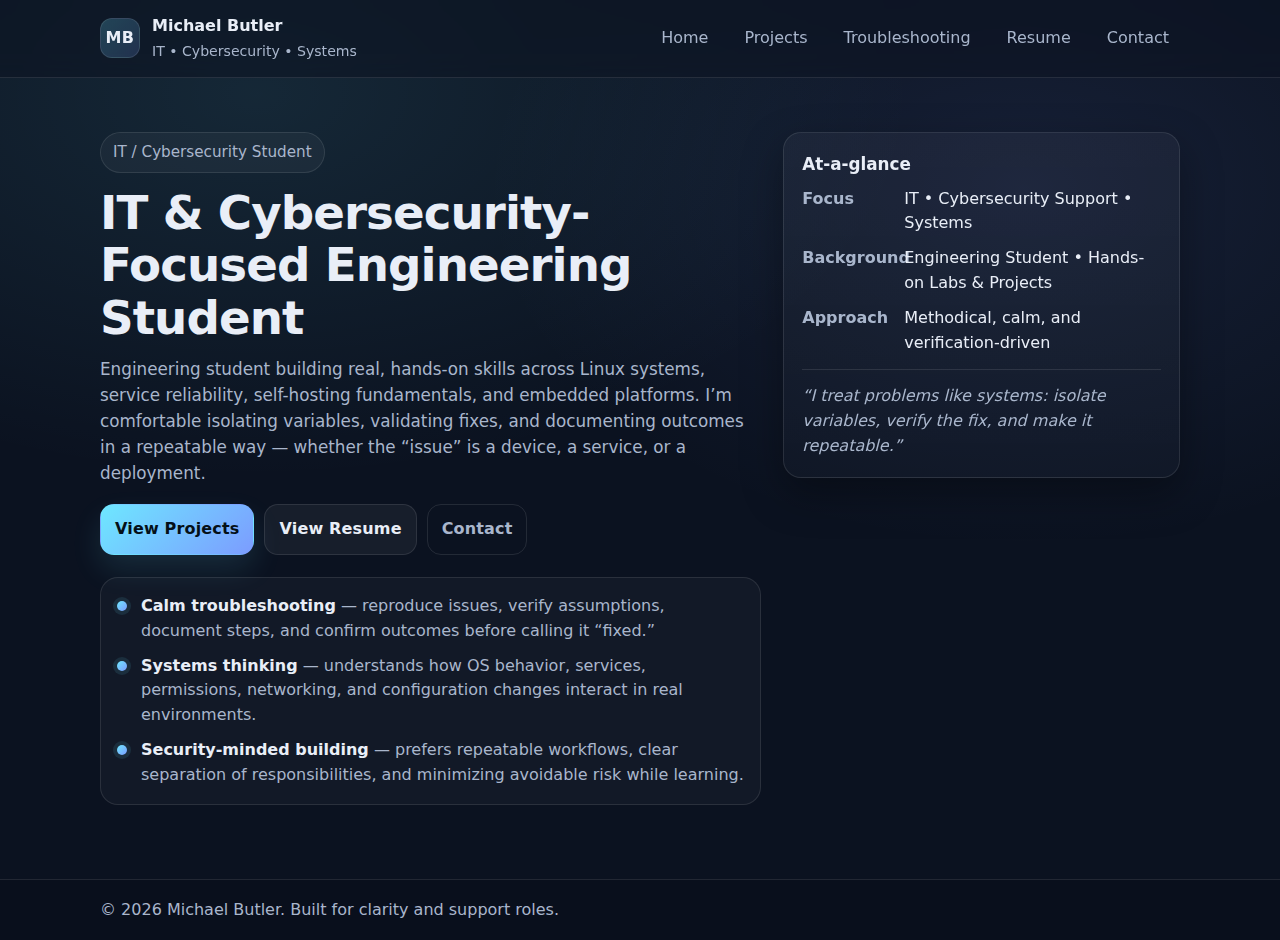
<file: index.html>
<!doctype html>
<html lang="en">
<head>
  <meta charset="utf-8" />
  <meta name="viewport" content="width=device-width, initial-scale=1" />
  <title>Michael Butler | IT & Cybersecurity Student</title>
  <meta name="description" content="IT and cybersecurity-focused engineering student with hands-on troubleshooting experience across Linux, servers, web hosting, and embedded systems." />
  <link rel="stylesheet" href="styles.css" />
</head>

<body>
  <a class="skip-link" href="#main">Skip to content</a>

  <header class="site-header">
    <div class="container header-inner">
      <a class="brand" href="index.html" aria-label="Home">
        <span class="brand-mark" aria-hidden="true">MB</span>
        <span class="brand-text">
          <span class="brand-name">Michael Butler</span>
          <span class="brand-sub">IT • Cybersecurity • Systems</span>
        </span>
      </a>

      <nav class="nav" aria-label="Primary">
        <a href="index.html">Home</a>
        <a href="projects.html">Projects</a>
        <a href="troubleshooting.html">Troubleshooting</a>
        <a href="resume.html">Resume</a>
        <a href="contact.html">Contact</a>
      </nav>
    </div>
  </header>

  <main id="main" class="main">
    <section class="hero">
      <div class="container hero-grid">
        <div class="hero-copy">
          <p class="kicker">IT / Cybersecurity Student</p>

          <h1 class="headline">
            IT &amp; Cybersecurity-Focused Engineering Student
          </h1>

          <p class="summary">
            Engineering student building real, hands-on skills across Linux systems, service reliability,
            self-hosting fundamentals, and embedded platforms. I’m comfortable isolating variables, validating
            fixes, and documenting outcomes in a repeatable way — whether the “issue” is a device, a service,
            or a deployment.
          </p>

          <div class="cta-row" role="group" aria-label="Primary actions">
            <a class="btn btn-primary" href="projects.html">View Projects</a>
            <a class="btn btn-secondary" href="resume.html">View Resume</a>
            <a class="btn btn-ghost" href="contact.html">Contact</a>
          </div>

          <div class="quick-points" aria-label="What this page communicates">
            <div class="point">
              <div class="dot" aria-hidden="true"></div>
              <p>
                <strong>Calm troubleshooting</strong> — reproduce issues, verify assumptions,
                document steps, and confirm outcomes before calling it “fixed.”
              </p>
            </div>
            <div class="point">
              <div class="dot" aria-hidden="true"></div>
              <p>
                <strong>Systems thinking</strong> — understands how OS behavior, services,
                permissions, networking, and configuration changes interact in real environments.
              </p>
            </div>
            <div class="point">
              <div class="dot" aria-hidden="true"></div>
              <p>
                <strong>Security-minded building</strong> — prefers repeatable workflows,
                clear separation of responsibilities, and minimizing avoidable risk while learning.
              </p>
            </div>
          </div>
        </div>

        <aside class="hero-card" aria-label="At-a-glance">
          <div class="card">
            <h2 class="card-title">At-a-glance</h2>

            <dl class="meta">
              <div class="meta-row">
                <dt>Focus</dt>
                <dd>IT • Cybersecurity Support • Systems</dd>
              </div>
              <div class="meta-row">
                <dt>Background</dt>
                <dd>Engineering Student • Hands-on Labs & Projects</dd>
              </div>
              <div class="meta-row">
                <dt>Approach</dt>
                <dd>Methodical, calm, and verification-driven</dd>
              </div>
            </dl>

            <div class="card-divider" role="separator" aria-hidden="true"></div>

            <p class="card-quote">
              “I treat problems like systems: isolate variables, verify the fix, and make it repeatable.”
            </p>
          </div>
        </aside>
      </div>
    </section>
  </main>

  <footer class="site-footer">
    <div class="container footer-inner">
      <p class="muted">© <span id="year"></span> Michael Butler. Built for clarity and support roles.</p>
    </div>
  </footer>

  <script>
    document.getElementById("year").textContent = new Date().getFullYear();
  </script>
</body>
</html>
</file>
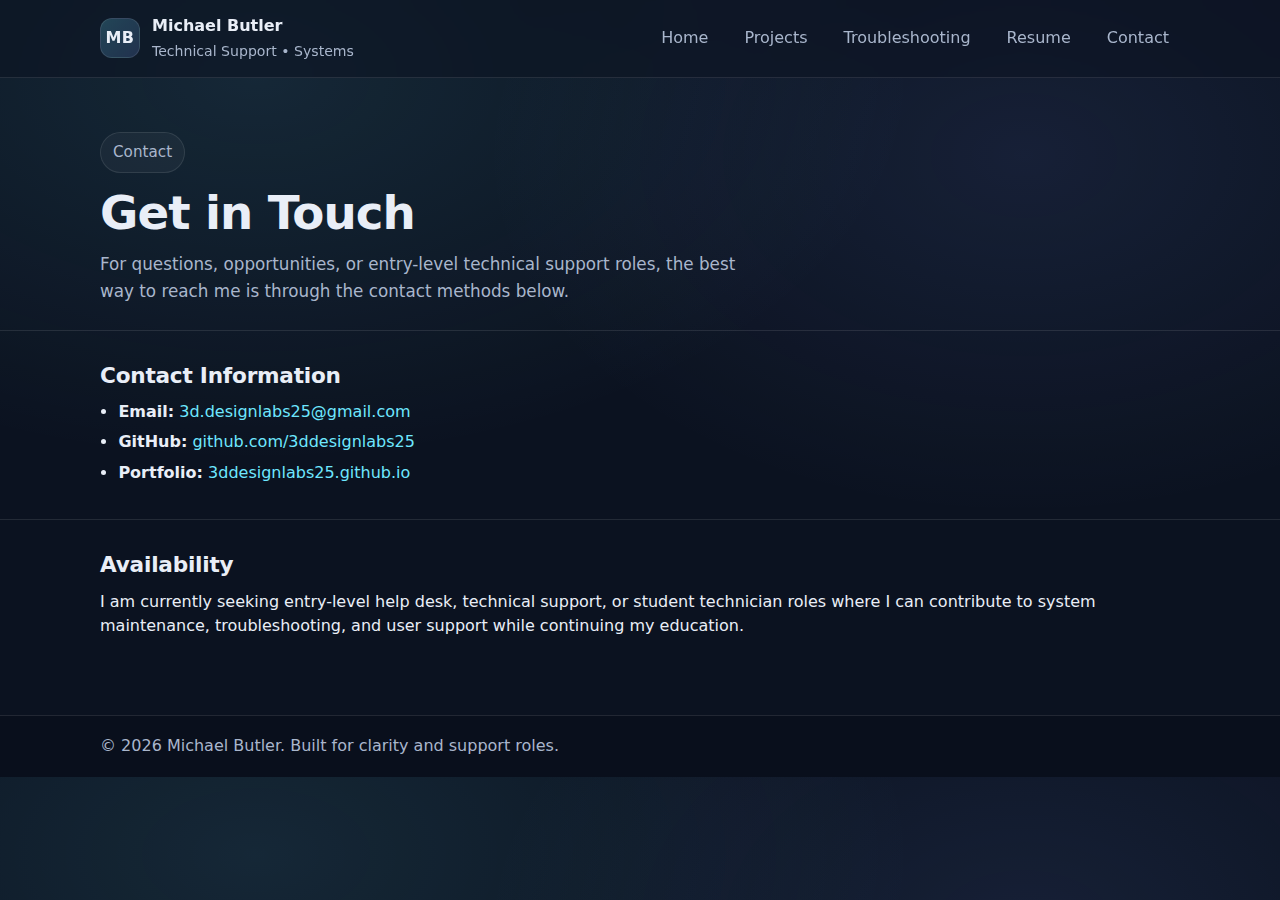
<file: contact.html>
<!doctype html>
<html lang="en">
<head>
  <meta charset="utf-8" />
  <meta name="viewport" content="width=device-width, initial-scale=1" />
  <title>Contact | Michael Butler</title>
  <meta name="description" content="Contact information for Michael Butler, technical support and systems-focused engineering student." />
  <link rel="stylesheet" href="styles.css" />
</head>

<body>
  <a class="skip-link" href="#main">Skip to content</a>

  <header class="site-header">
    <div class="container header-inner">
      <a class="brand" href="index.html" aria-label="Home">
        <span class="brand-mark" aria-hidden="true">MB</span>
        <span class="brand-text">
          <span class="brand-name">Michael Butler</span>
          <span class="brand-sub">Technical Support • Systems</span>
        </span>
      </a>

      <nav class="nav" aria-label="Primary">
        <a href="index.html">Home</a>
        <a href="projects.html">Projects</a>
        <a href="troubleshooting.html">Troubleshooting</a>
        <a href="resume.html">Resume</a>
        <a href="contact.html">Contact</a>
      </nav>
    </div>
  </header>

  <main id="main" class="main">
    <!-- Hero -->
    <section class="hero">
      <div class="container">
        <p class="kicker">Contact</p>

        <h1 class="headline">Get in Touch</h1>

        <p class="summary">
          For questions, opportunities, or entry-level technical support roles,
          the best way to reach me is through the contact methods below.
        </p>
      </div>
    </section>

    <!-- Contact Details -->
    <section class="section">
      <div class="container">
        <h2>Contact Information</h2>

        <ul>
          <li>
            <strong>Email:</strong>
            <a href="mailto:3d.designlabs25@gmail.com">3d.designlabs25@gmail.com</a>
          </li>
          <li>
            <strong>GitHub:</strong>
            <a href="https://github.com/3ddesignlabs25">github.com/3ddesignlabs25</a>
          </li>
          <li>
            <strong>Portfolio:</strong>
            <a href="https://3ddesignlabs25.github.io/3ddesignlabs25/">
              3ddesignlabs25.github.io
            </a>
          </li>
        </ul>
      </div>
    </section>

    <!-- Availability -->
    <section class="section">
      <div class="container">
        <h2>Availability</h2>

        <p>
          I am currently seeking entry-level help desk, technical support, or
          student technician roles where I can contribute to system maintenance,
          troubleshooting, and user support while continuing my education.
        </p>
      </div>
    </section>
  </main>

  <footer class="site-footer">
    <div class="container footer-inner">
      <p class="muted">© <span id="year"></span> Michael Butler. Built for clarity and support roles.</p>
    </div>
  </footer>

  <script>
    document.getElementById("year").textContent = new Date().getFullYear();
  </script>
</body>
</html>
</file>
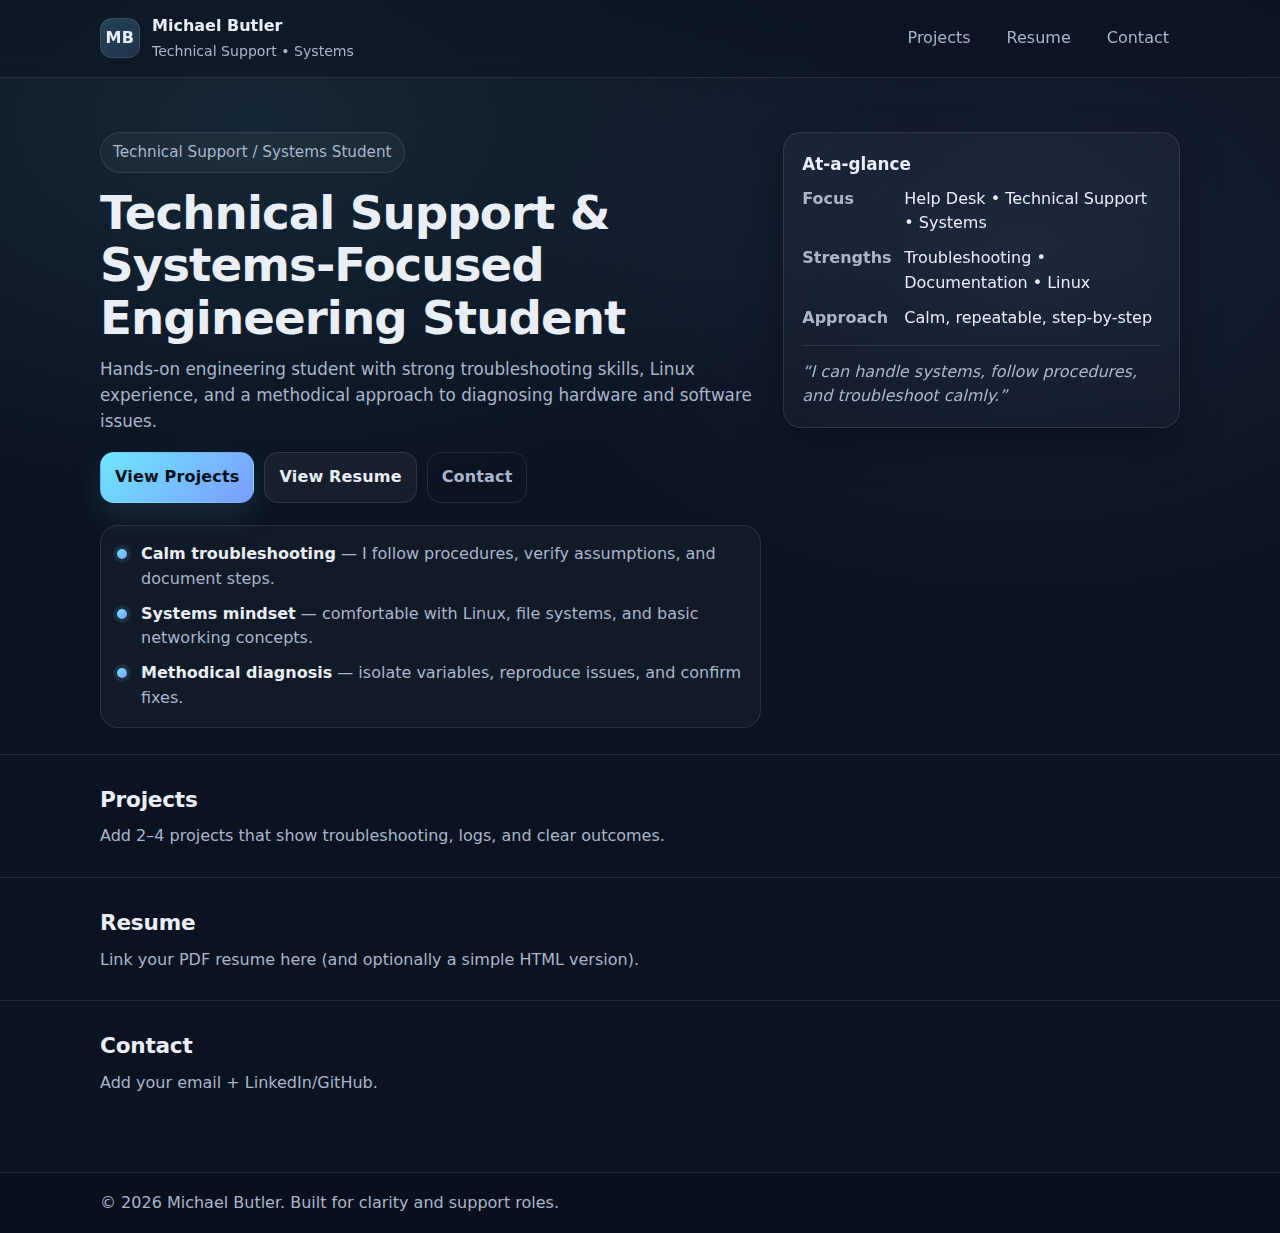
<file: home.html>
<!-- index.html -->
<!doctype html>
<html lang="en">
<head>
  <meta charset="utf-8" />
  <meta name="viewport" content="width=device-width, initial-scale=1" />
  <title>Michael Butler | Technical Support & Systems Student</title>
  <meta name="description" content="Technical Support & Systems-Focused Engineering Student — Linux experience, calm troubleshooting, and methodical diagnostics." />
  <link rel="stylesheet" href="styles.css" />
</head>

<body>
  <a class="skip-link" href="#main">Skip to content</a>

  <header class="site-header">
    <div class="container header-inner">
      <a class="brand" href="/" aria-label="Home">
        <span class="brand-mark" aria-hidden="true">MB</span>
        <span class="brand-text">
          <span class="brand-name">Michael Butler</span>
          <span class="brand-sub">Technical Support • Systems</span>
        </span>
      </a>

      <nav class="nav" aria-label="Primary">
        <a href="#projects">Projects</a>
        <a href="#resume">Resume</a>
        <a href="#contact">Contact</a>
      </nav>
    </div>
  </header>

  <main id="main" class="main">
    <section class="hero">
      <div class="container hero-grid">
        <div class="hero-copy">
          <p class="kicker">Technical Support / Systems Student</p>

          <h1 class="headline">
            Technical Support &amp; Systems-Focused Engineering Student
          </h1>

          <p class="summary">
            Hands-on engineering student with strong troubleshooting skills, Linux experience,
            and a methodical approach to diagnosing hardware and software issues.
          </p>

          <div class="cta-row" role="group" aria-label="Primary actions">
            <a class="btn btn-primary" href="#projects">View Projects</a>
            <a class="btn btn-secondary" href="#resume">View Resume</a>
            <a class="btn btn-ghost" href="#contact">Contact</a>
          </div>

          <div class="quick-points" aria-label="What this page communicates">
            <div class="point">
              <div class="dot" aria-hidden="true"></div>
              <p><strong>Calm troubleshooting</strong> — I follow procedures, verify assumptions, and document steps.</p>
            </div>
            <div class="point">
              <div class="dot" aria-hidden="true"></div>
              <p><strong>Systems mindset</strong> — comfortable with Linux, file systems, and basic networking concepts.</p>
            </div>
            <div class="point">
              <div class="dot" aria-hidden="true"></div>
              <p><strong>Methodical diagnosis</strong> — isolate variables, reproduce issues, and confirm fixes.</p>
            </div>
          </div>
        </div>

        <aside class="hero-card" aria-label="At-a-glance">
          <div class="card">
            <h2 class="card-title">At-a-glance</h2>

            <dl class="meta">
              <div class="meta-row">
                <dt>Focus</dt>
                <dd>Help Desk • Technical Support • Systems</dd>
              </div>
              <div class="meta-row">
                <dt>Strengths</dt>
                <dd>Troubleshooting • Documentation • Linux</dd>
              </div>
              <div class="meta-row">
                <dt>Approach</dt>
                <dd>Calm, repeatable, step-by-step</dd>
              </div>
            </dl>

            <div class="card-divider" role="separator" aria-hidden="true"></div>

            <p class="card-quote">
              “I can handle systems, follow procedures, and troubleshoot calmly.”
            </p>
          </div>
        </aside>
      </div>
    </section>

    <!-- Light placeholder sections so your nav anchors work -->
    <section id="projects" class="section">
      <div class="container">
        <h2>Projects</h2>
        <p class="muted">Add 2–4 projects that show troubleshooting, logs, and clear outcomes.</p>
      </div>
    </section>

    <section id="resume" class="section">
      <div class="container">
        <h2>Resume</h2>
        <p class="muted">Link your PDF resume here (and optionally a simple HTML version).</p>
      </div>
    </section>

    <section id="contact" class="section">
      <div class="container">
        <h2>Contact</h2>
        <p class="muted">Add your email + LinkedIn/GitHub.</p>
      </div>
    </section>
  </main>

  <footer class="site-footer">
    <div class="container footer-inner">
      <p class="muted">© <span id="year"></span> Michael Butler. Built for clarity and support roles.</p>
    </div>
  </footer>

  <script>
    document.getElementById("year").textContent = new Date().getFullYear();
  </script>
</body>
</html>
</file>
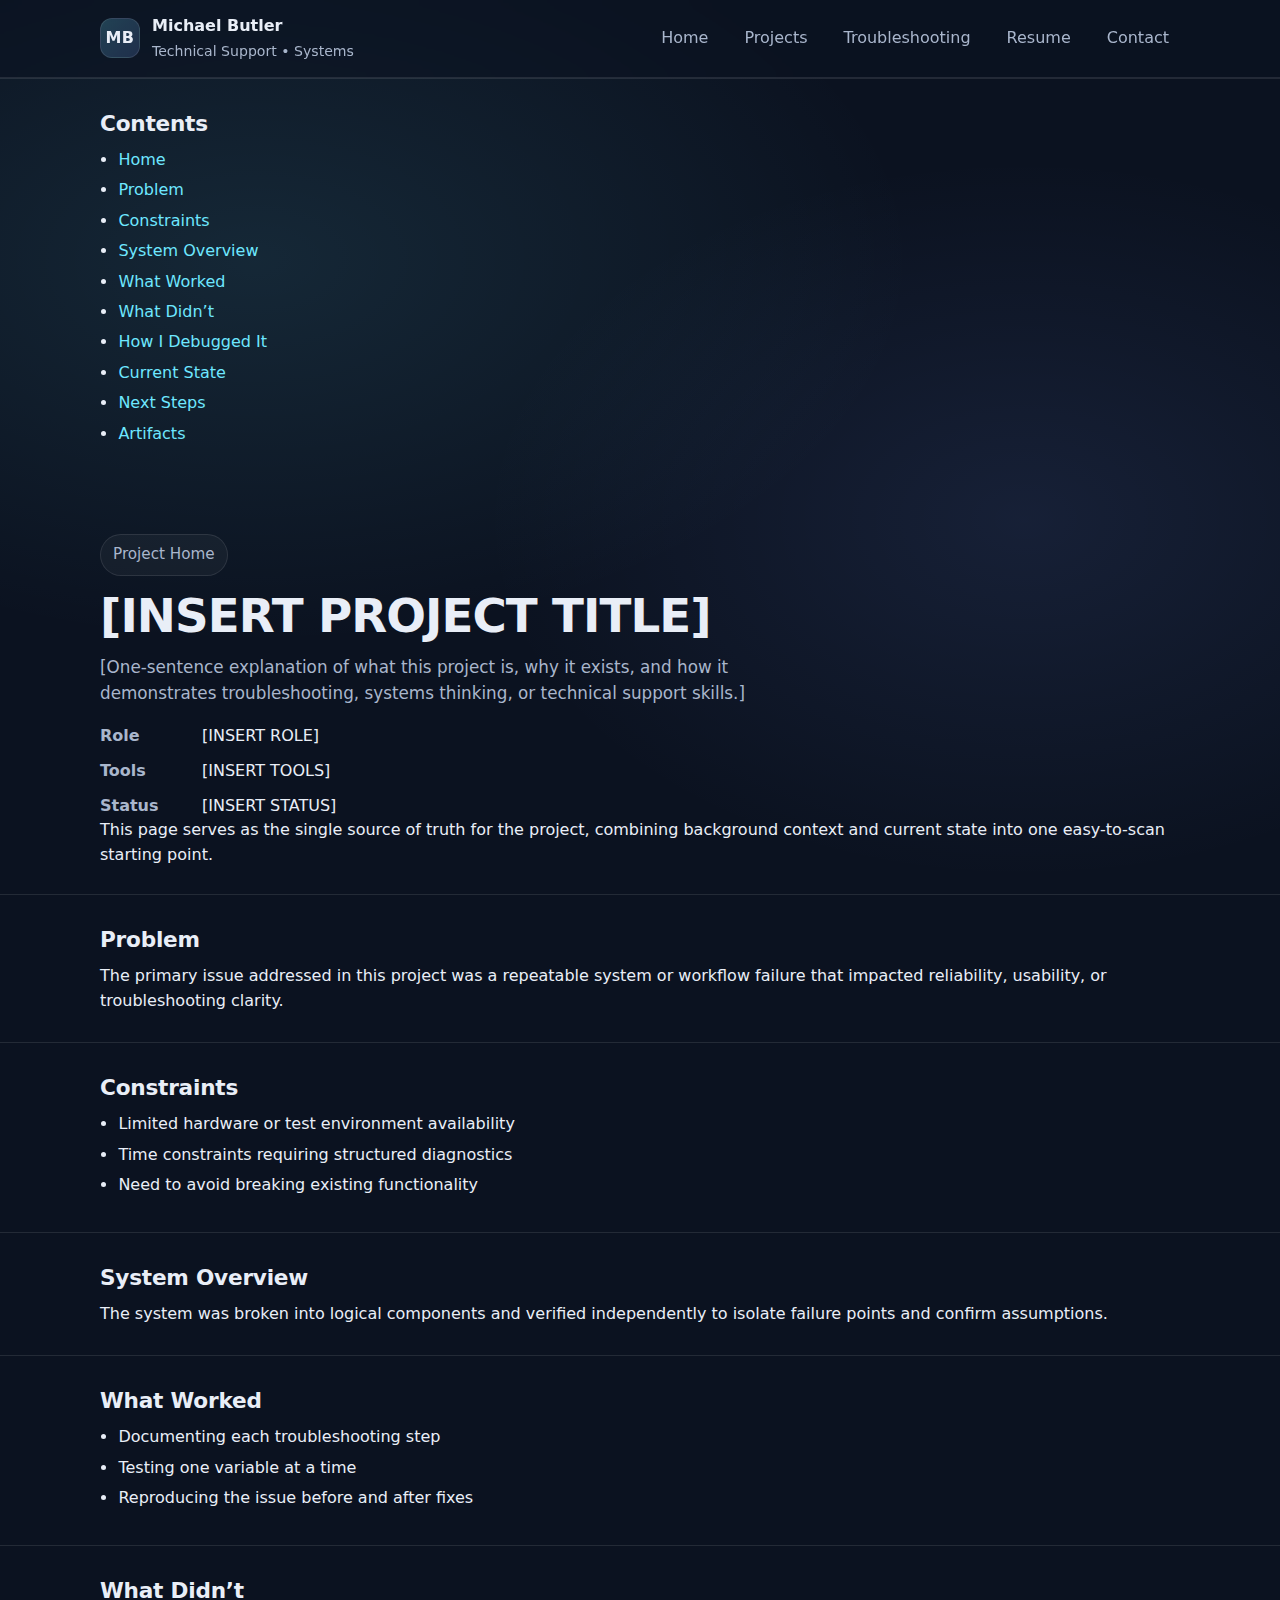
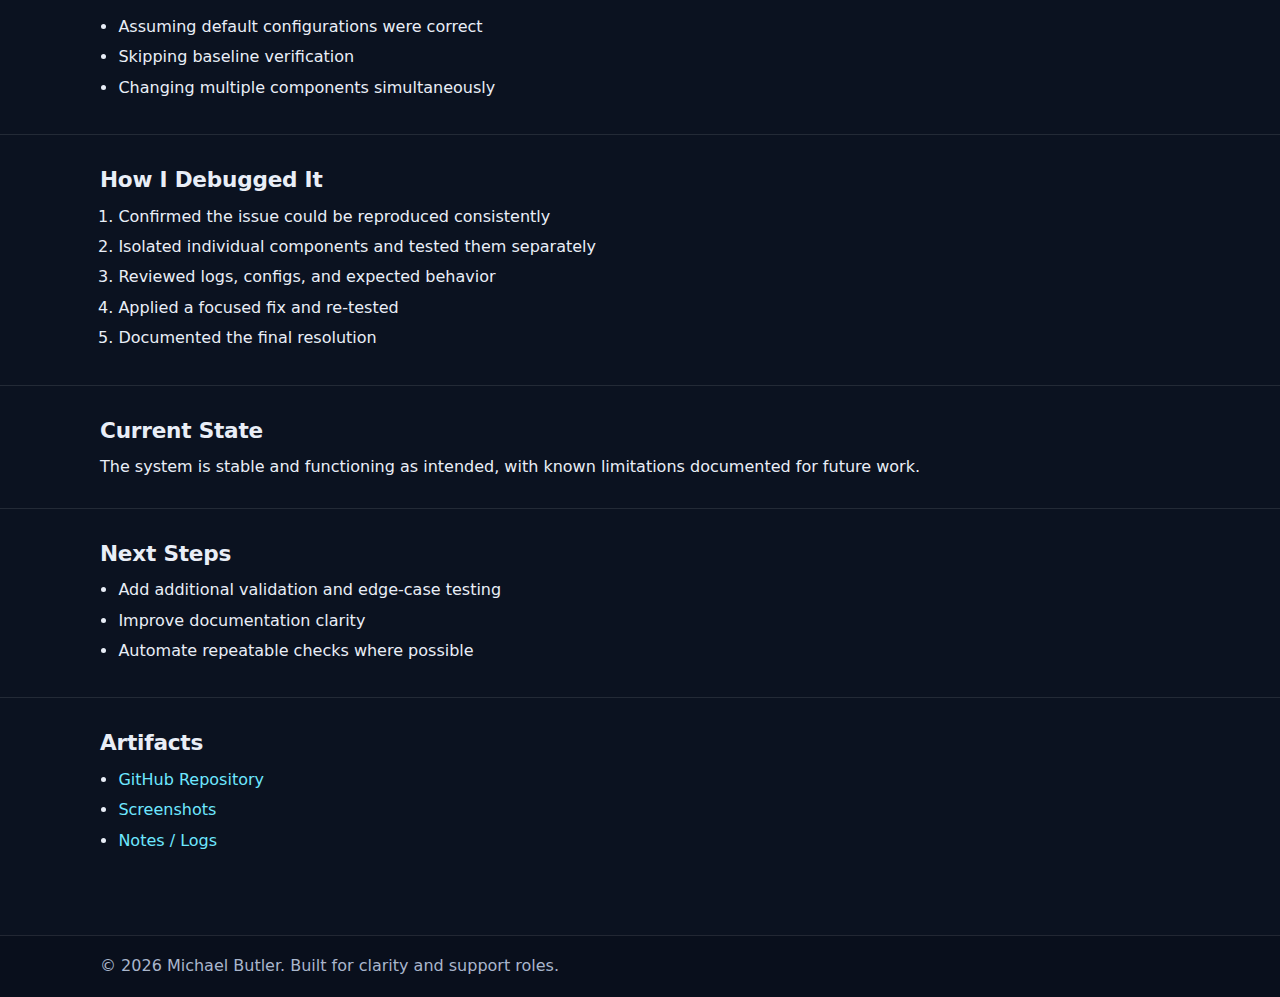
<file: project-02.html>
<!doctype html>
<html lang="en">
<head>
  <meta charset="utf-8" />
  <meta name="viewport" content="width=device-width, initial-scale=1" />
  <title>Project 02 | Michael Butler</title>
  <meta name="description" content="Help-desk-focused project documenting problem analysis, constraints, debugging steps, and current state." />
  <link rel="stylesheet" href="styles.css" />
</head>

<body>
  <a class="skip-link" href="#main">Skip to content</a>

  <header class="site-header">
    <div class="container header-inner">
      <a class="brand" href="/" aria-label="Home">
        <span class="brand-mark" aria-hidden="true">MB</span>
        <span class="brand-text">
          <span class="brand-name">Michael Butler</span>
          <span class="brand-sub">Technical Support • Systems</span>
        </span>
      </a>

      <nav class="nav" aria-label="Primary">
        <a href="/">Home</a>
        <a href="/projects.html">Projects</a>
        <a href="/troubleshooting.html">Troubleshooting</a>
        <a href="/resume.html">Resume</a>
        <a href="/contact.html">Contact</a>
      </nav>
    </div>
  </header>

  <main id="main" class="main">
    <!-- Table of Contents -->
    <section class="section">
      <div class="container">
        <h2>Contents</h2>
        <ul>
          <li><a href="#home">Home</a></li>
          <li><a href="#problem">Problem</a></li>
          <li><a href="#constraints">Constraints</a></li>
          <li><a href="#system-overview">System Overview</a></li>
          <li><a href="#what-worked">What Worked</a></li>
          <li><a href="#what-didnt">What Didn’t</a></li>
          <li><a href="#debugging">How I Debugged It</a></li>
          <li><a href="#current-state">Current State</a></li>
          <li><a href="#next-steps">Next Steps</a></li>
          <li><a href="#artifacts">Artifacts</a></li>
        </ul>
      </div>
    </section>

    <!-- Home (merged Home + About) -->
    <section id="home" class="hero">
      <div class="container">
        <p class="kicker">Project Home</p>

        <h1 class="headline">[INSERT PROJECT TITLE]</h1>

        <p class="summary">
          [One-sentence explanation of what this project is, why it exists,
          and how it demonstrates troubleshooting, systems thinking,
          or technical support skills.]
        </p>

        <dl class="meta">
          <div class="meta-row">
            <dt>Role</dt>
            <dd>[INSERT ROLE]</dd>
          </div>
          <div class="meta-row">
            <dt>Tools</dt>
            <dd>[INSERT TOOLS]</dd>
          </div>
          <div class="meta-row">
            <dt>Status</dt>
            <dd>[INSERT STATUS]</dd>
          </div>
        </dl>

        <p>
          This page serves as the single source of truth for the project,
          combining background context and current state into one
          easy-to-scan starting point.
        </p>
      </div>
    </section>

    <!-- Problem -->
    <section id="problem" class="section">
      <div class="container">
        <h2>Problem</h2>
        <p>
          The primary issue addressed in this project was a repeatable system
          or workflow failure that impacted reliability, usability,
          or troubleshooting clarity.
        </p>
      </div>
    </section>

    <!-- Constraints -->
    <section id="constraints" class="section">
      <div class="container">
        <h2>Constraints</h2>
        <ul>
          <li>Limited hardware or test environment availability</li>
          <li>Time constraints requiring structured diagnostics</li>
          <li>Need to avoid breaking existing functionality</li>
        </ul>
      </div>
    </section>

    <!-- System Overview -->
    <section id="system-overview" class="section">
      <div class="container">
        <h2>System Overview</h2>
        <p>
          The system was broken into logical components and verified
          independently to isolate failure points and confirm assumptions.
        </p>
      </div>
    </section>

    <!-- What Worked -->
    <section id="what-worked" class="section">
      <div class="container">
        <h2>What Worked</h2>
        <ul>
          <li>Documenting each troubleshooting step</li>
          <li>Testing one variable at a time</li>
          <li>Reproducing the issue before and after fixes</li>
        </ul>
      </div>
    </section>

    <!-- What Didn’t -->
    <section id="what-didnt" class="section">
      <div class="container">
        <h2>What Didn’t</h2>
        <ul>
          <li>Assuming default configurations were correct</li>
          <li>Skipping baseline verification</li>
          <li>Changing multiple components simultaneously</li>
        </ul>
      </div>
    </section>

    <!-- Debugging -->
    <section id="debugging" class="section">
      <div class="container">
        <h2>How I Debugged It</h2>
        <ol>
          <li>Confirmed the issue could be reproduced consistently</li>
          <li>Isolated individual components and tested them separately</li>
          <li>Reviewed logs, configs, and expected behavior</li>
          <li>Applied a focused fix and re-tested</li>
          <li>Documented the final resolution</li>
        </ol>
      </div>
    </section>

    <!-- Current State -->
    <section id="current-state" class="section">
      <div class="container">
        <h2>Current State</h2>
        <p>
          The system is stable and functioning as intended,
          with known limitations documented for future work.
        </p>
      </div>
    </section>

    <!-- Next Steps -->
    <section id="next-steps" class="section">
      <div class="container">
        <h2>Next Steps</h2>
        <ul>
          <li>Add additional validation and edge-case testing</li>
          <li>Improve documentation clarity</li>
          <li>Automate repeatable checks where possible</li>
        </ul>
      </div>
    </section>

    <!-- Artifacts -->
    <section id="artifacts" class="section">
      <div class="container">
        <h2>Artifacts</h2>
        <ul>
          <li><a href="[INSERT REPO LINK]">GitHub Repository</a></li>
          <li><a href="[INSERT SCREENSHOTS LINK]">Screenshots</a></li>
          <li><a href="[INSERT NOTES LINK]">Notes / Logs</a></li>
        </ul>
      </div>
    </section>
  </main>

  <footer class="site-footer">
    <div class="container footer-inner">
      <p class="muted">© <span id="year"></span> Michael Butler. Built for clarity and support roles.</p>
    </div>
  </footer>

  <script>
    document.getElementById("year").textContent = new Date().getFullYear();
  </script>
</body>
</html>
</file>
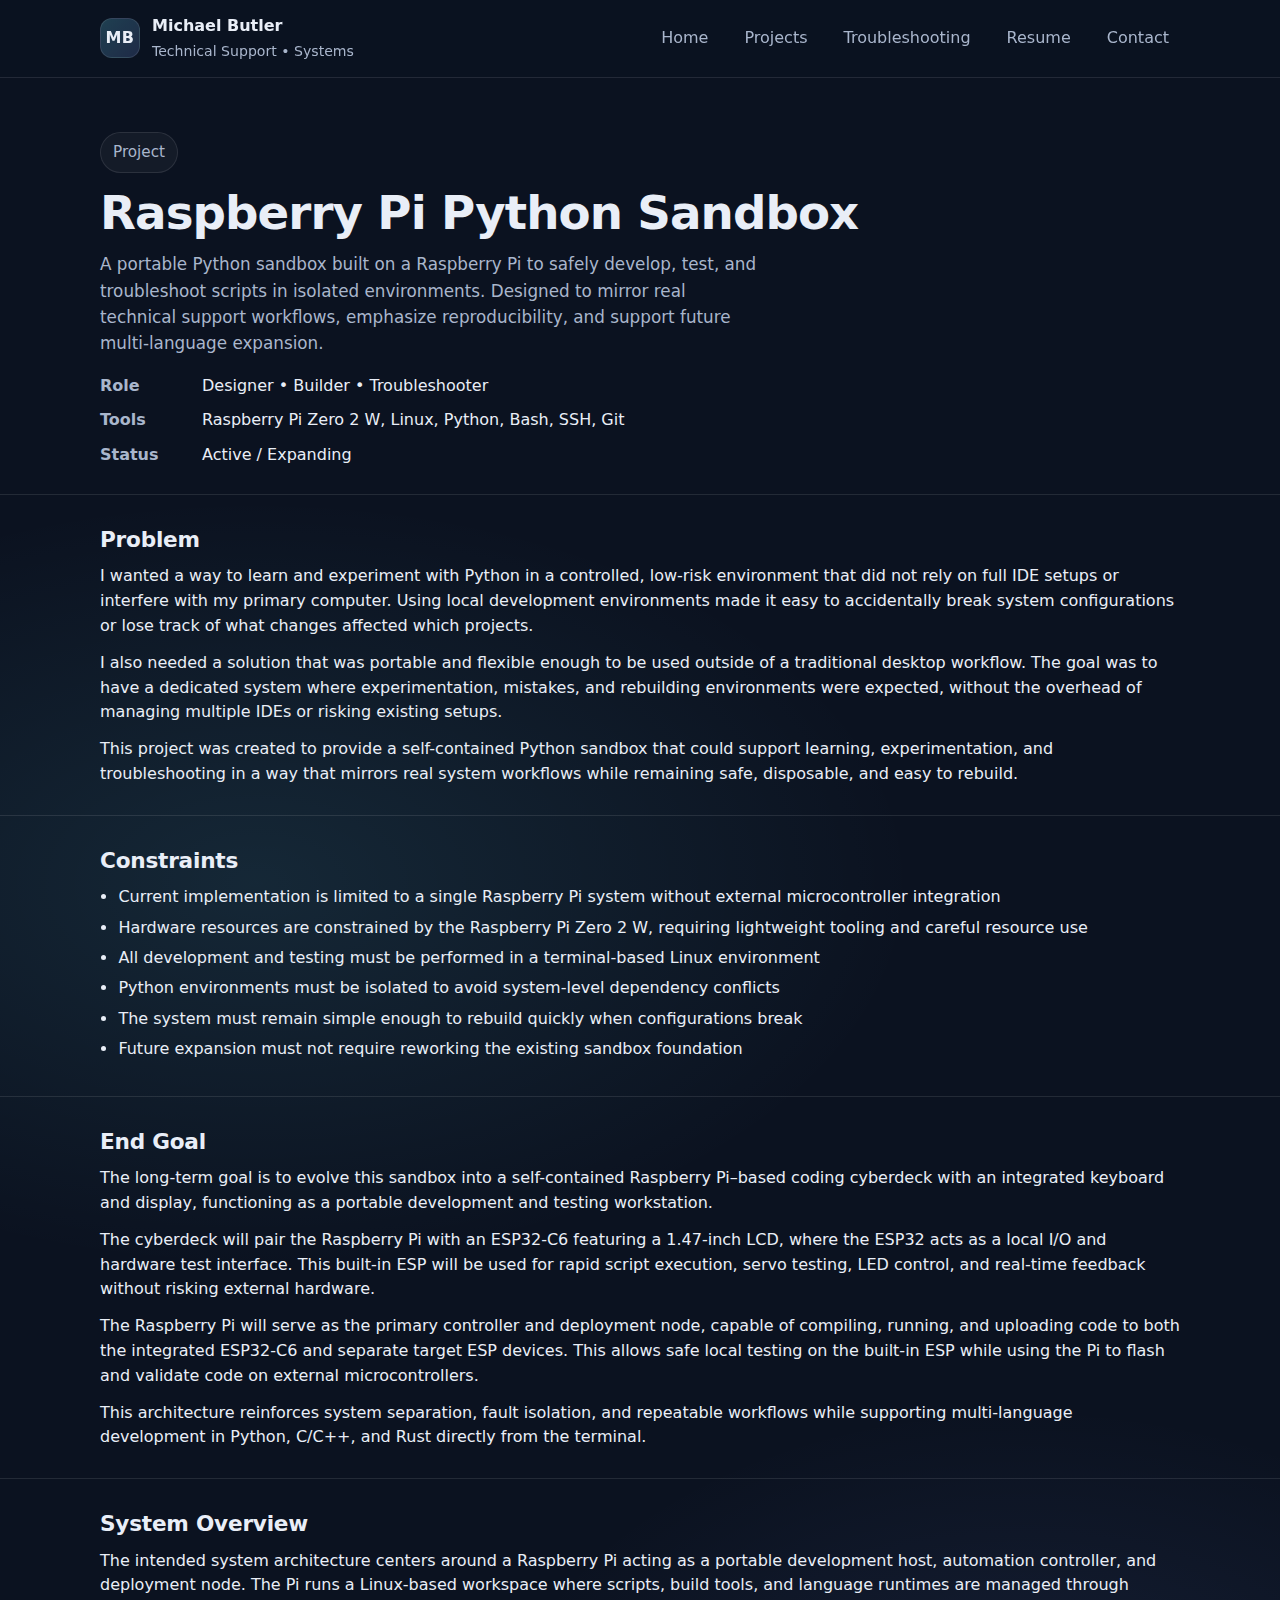
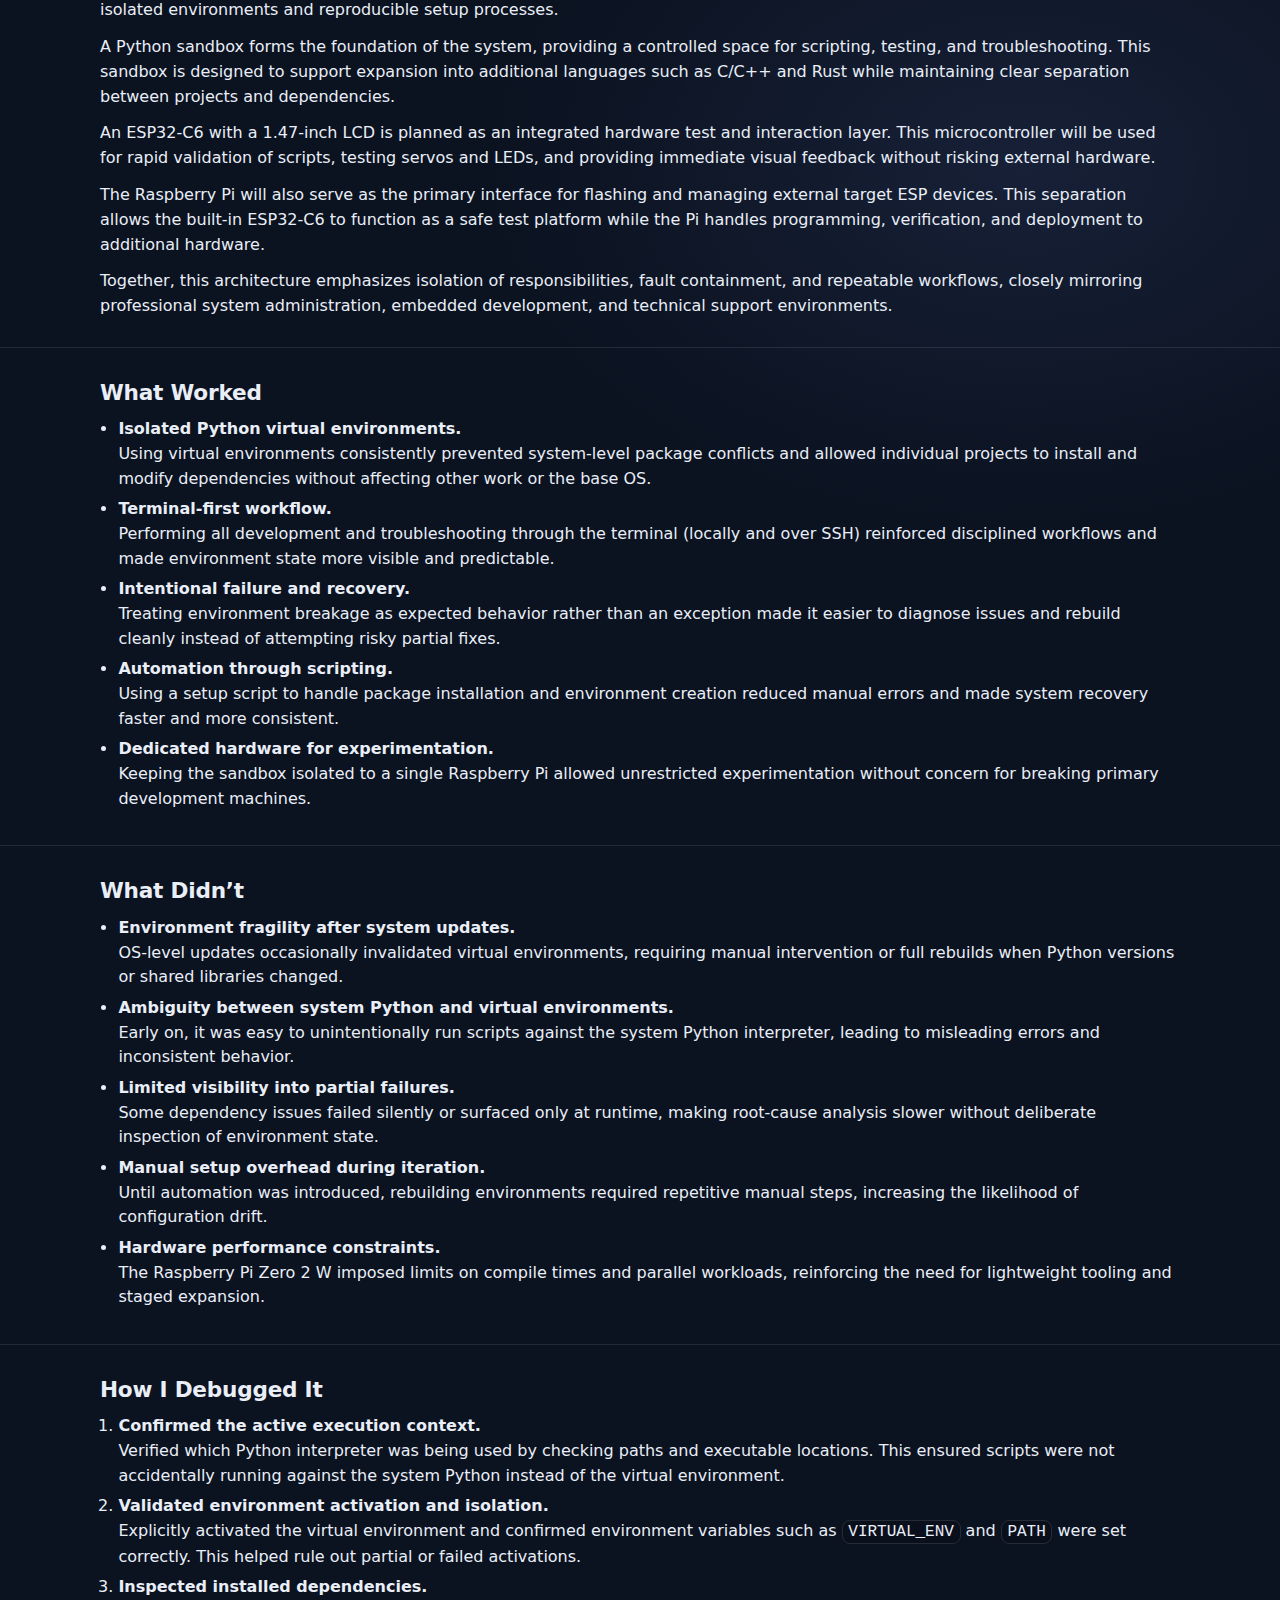
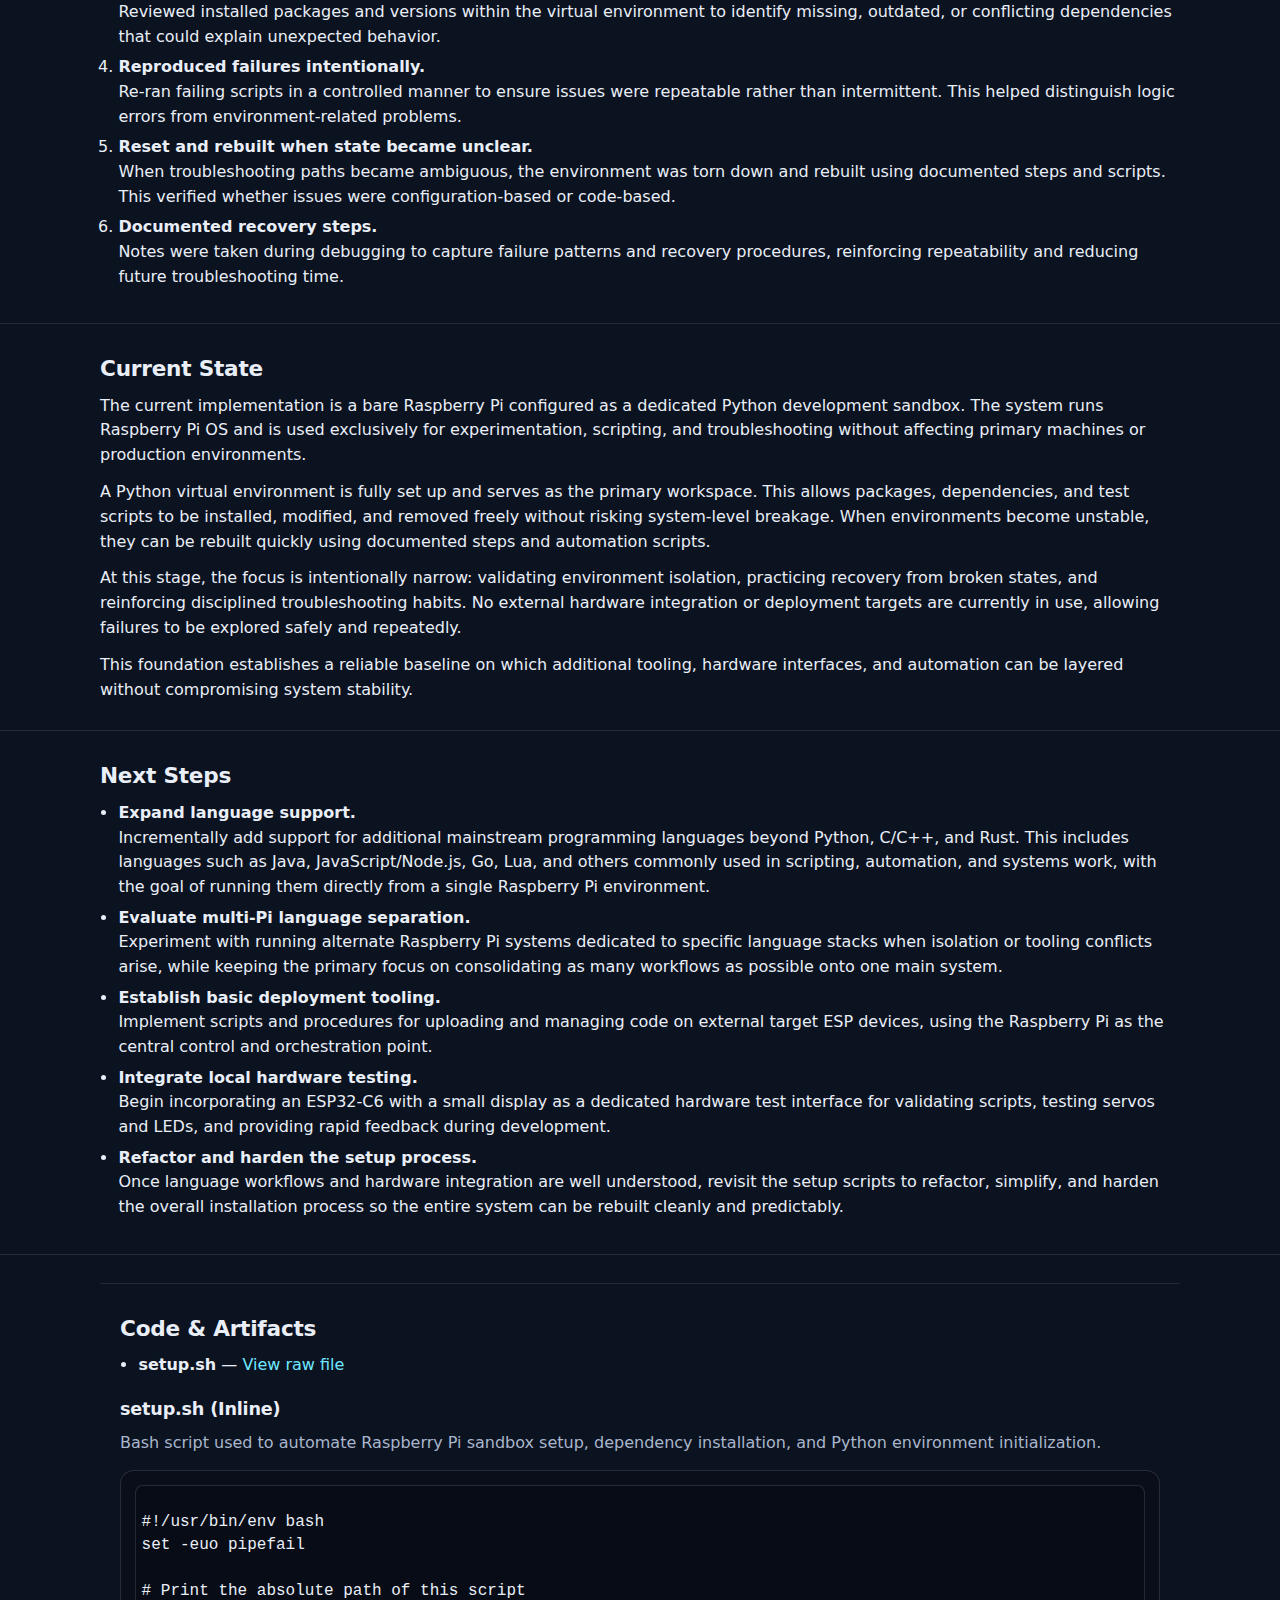
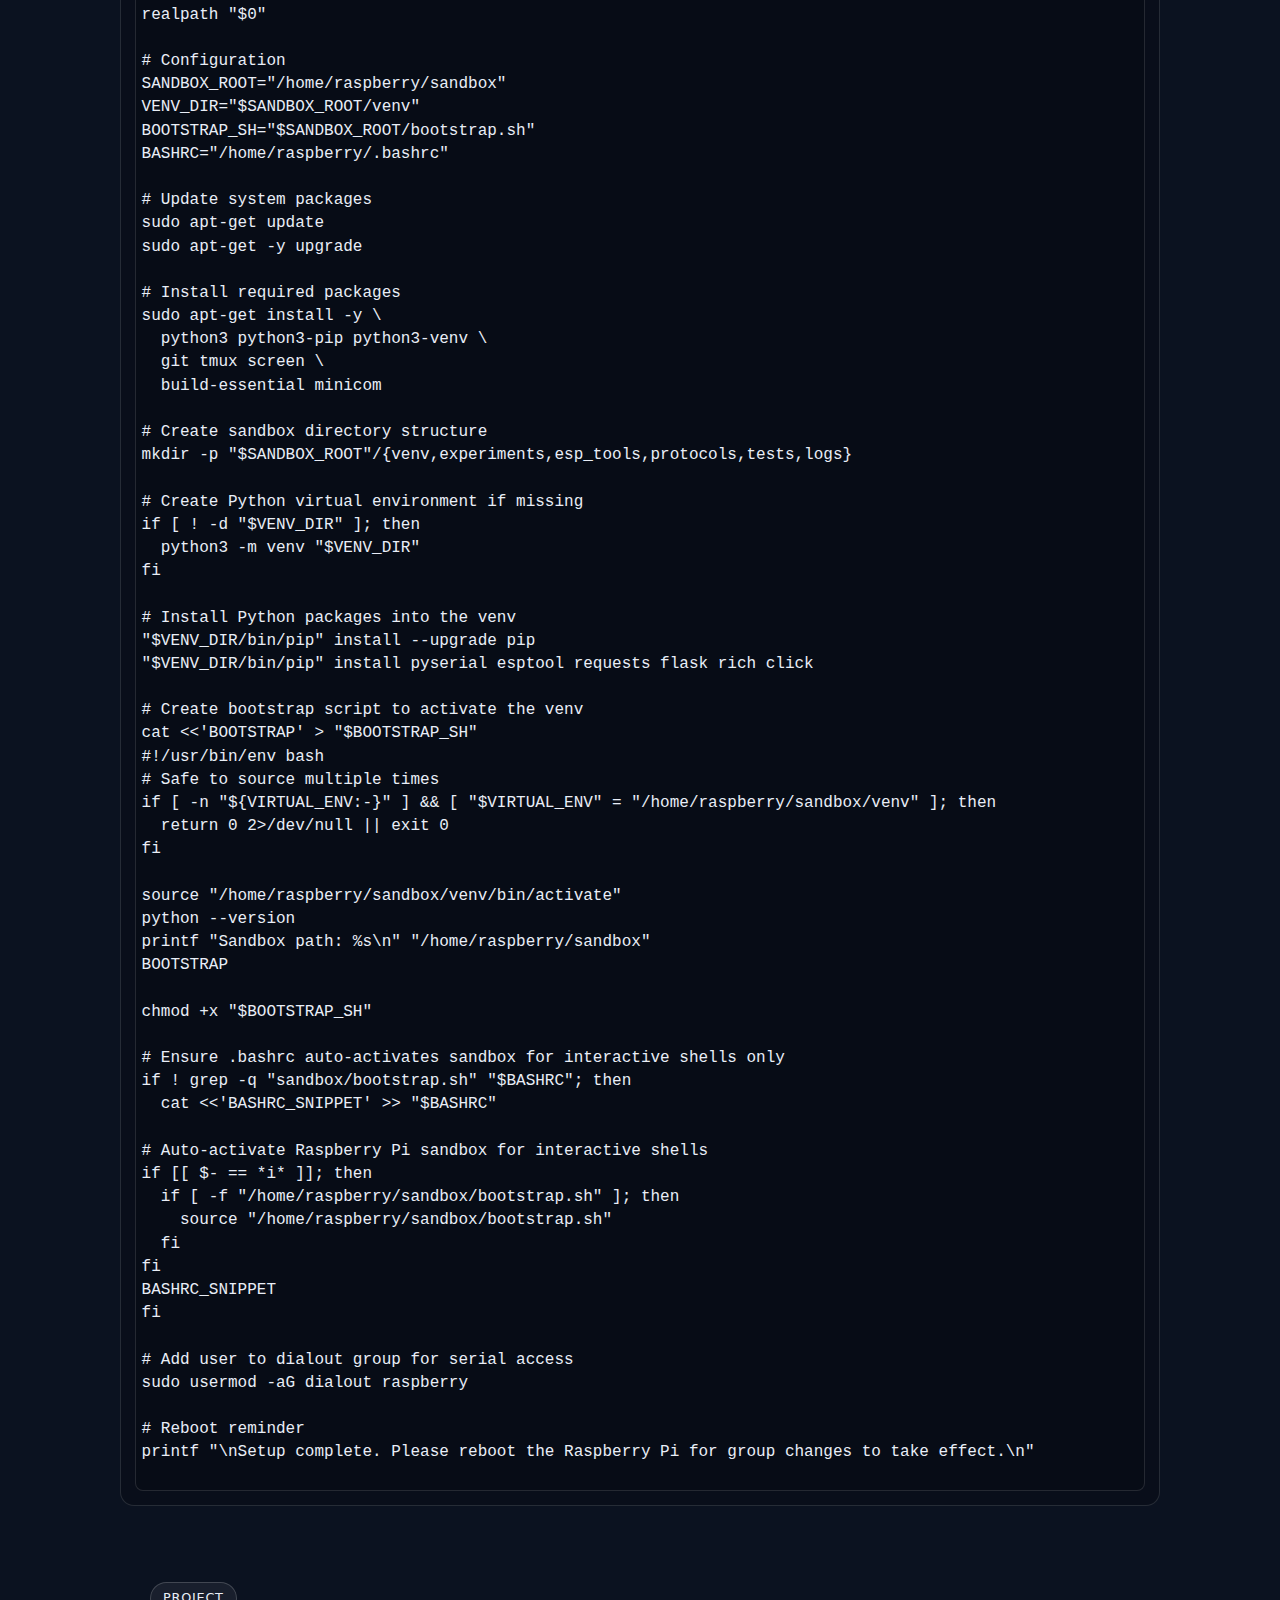
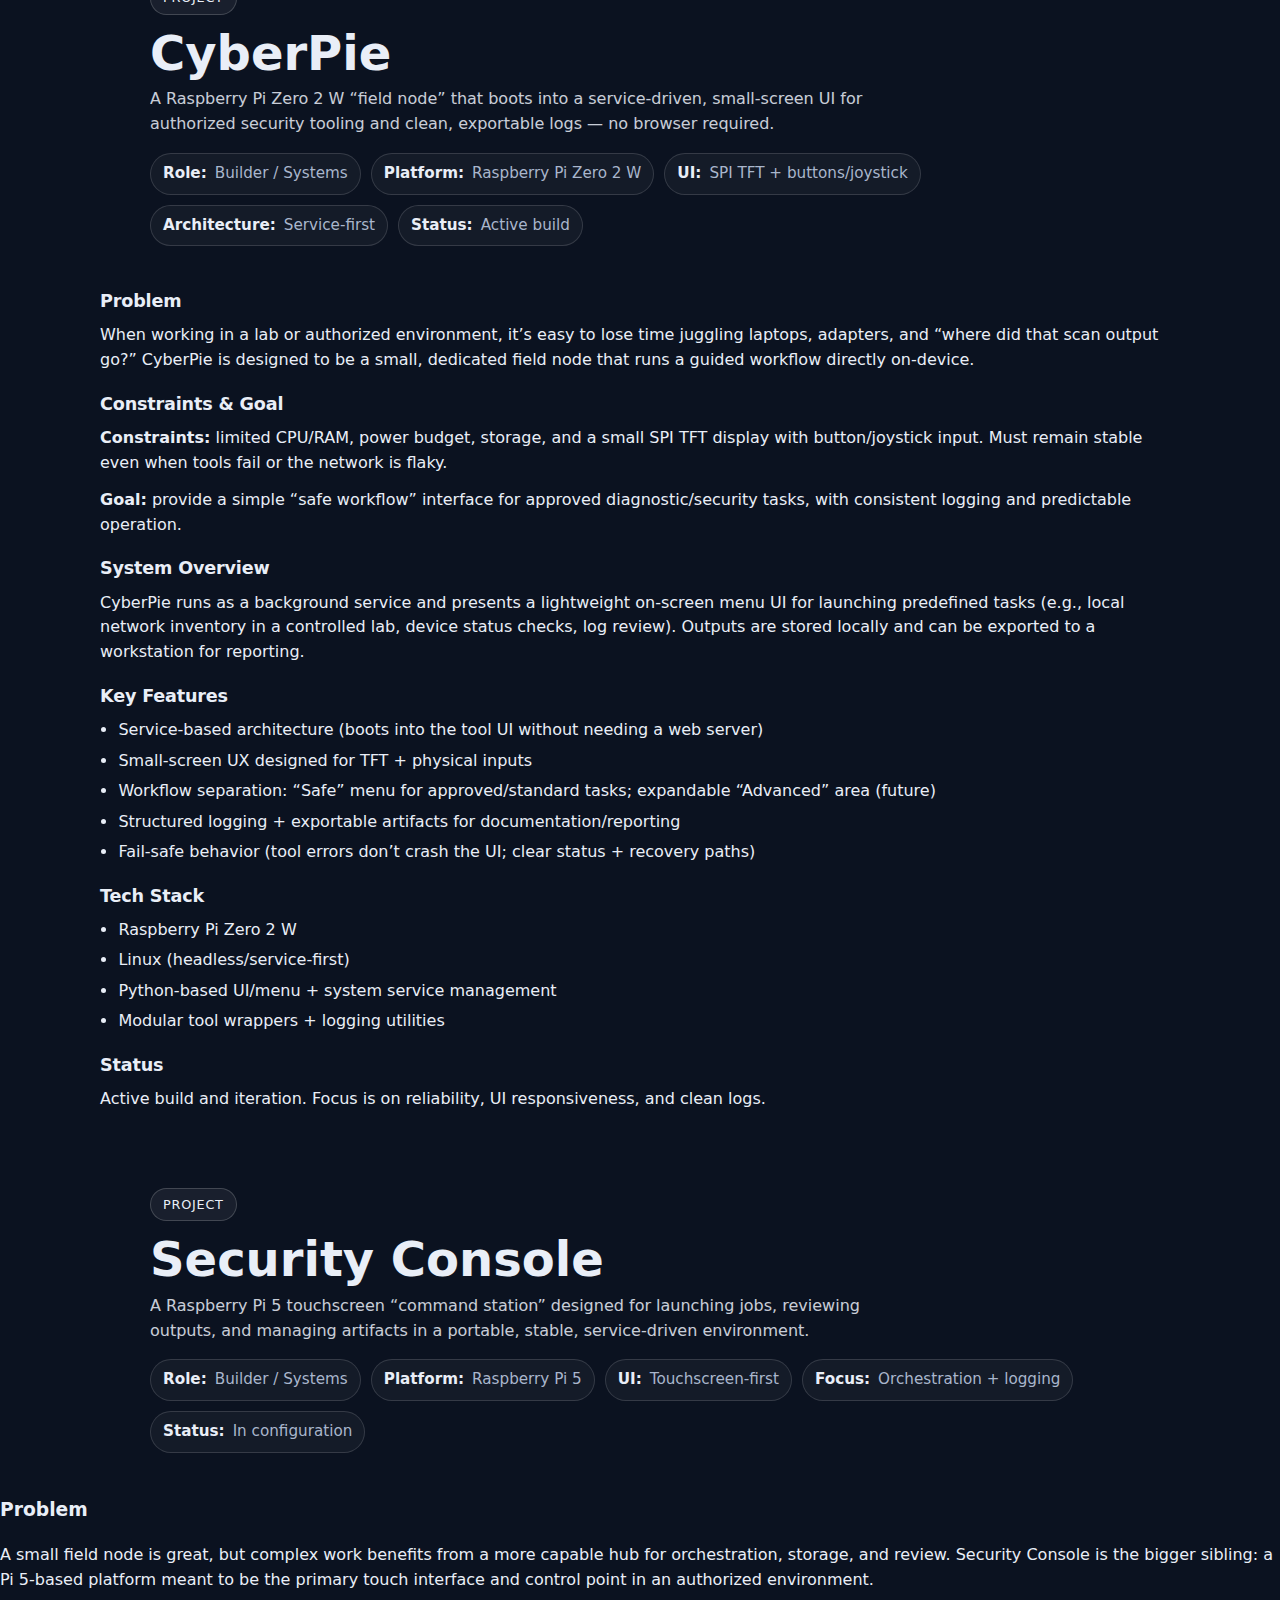
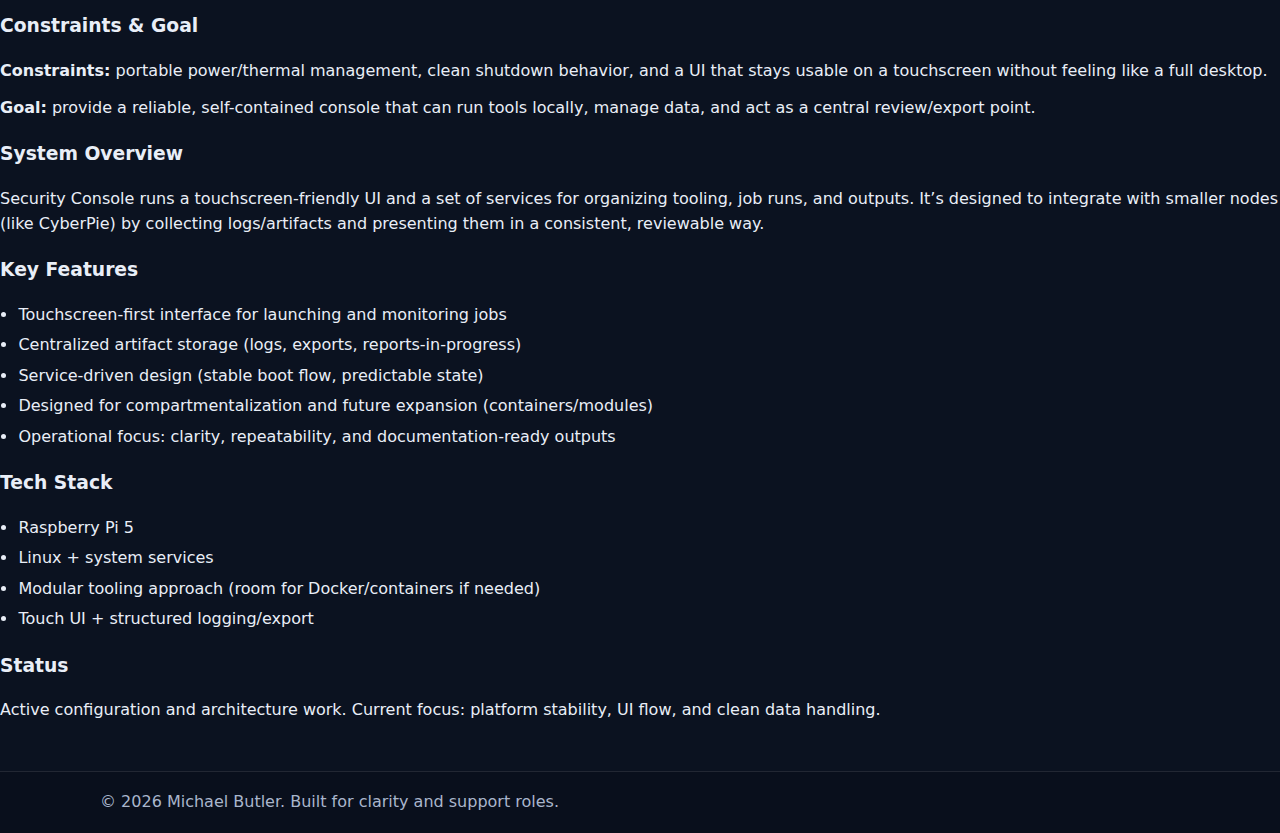
<file: projects.html>
<!doctype html>
<html lang="en">
<head>
  <meta charset="utf-8" />
  <meta name="viewport" content="width=device-width, initial-scale=1" />
  <title>Projects | Michael Butler</title>
  <meta name="description" content="Help-desk-focused projects demonstrating systems setup, troubleshooting, scripting, and iterative learning across Linux, Python, and embedded tooling." />
  <link rel="stylesheet" href="styles.css" />
</head>

<body>
  <a class="skip-link" href="#main">Skip to content</a>

  <header class="site-header">
    <div class="container header-inner">
      <a class="brand" href="index.html" aria-label="Home">
        <span class="brand-mark" aria-hidden="true">MB</span>
        <span class="brand-text">
          <span class="brand-name">Michael Butler</span>
          <span class="brand-sub">Technical Support • Systems</span>
        </span>
      </a>

      <nav class="nav" aria-label="Primary">
        <a href="index.html">Home</a>
        <a href="projects.html">Projects</a>
        <a href="troubleshooting.html">Troubleshooting</a>
        <a href="resume.html">Resume</a>
        <a href="contact.html">Contact</a>
      </nav>
    </div>
  </header>

  <main id="main" class="main">
    <!-- ========================= -->
    <!-- PROJECT 01: ACTIVE PROJECT -->
    <!-- ========================= -->

    <section class="hero">
      <div class="container">
        <p class="kicker">Project</p>

        <h1 class="headline">Raspberry Pi Python Sandbox</h1>

        <p class="summary">
          A portable Python sandbox built on a Raspberry Pi to safely develop, test,
          and troubleshoot scripts in isolated environments. Designed to mirror
          real technical support workflows, emphasize reproducibility, and support
          future multi-language expansion.
        </p>

        <dl class="meta">
          <div class="meta-row">
            <dt>Role</dt>
            <dd>Designer • Builder • Troubleshooter</dd>
          </div>
          <div class="meta-row">
            <dt>Tools</dt>
            <dd>Raspberry Pi Zero 2 W, Linux, Python, Bash, SSH, Git</dd>
          </div>
          <div class="meta-row">
            <dt>Status</dt>
            <dd>Active / Expanding</dd>
          </div>
        </dl>
      </div>
    </section>

    <section class="section">
  <div class="container">
    <h2>Problem</h2>
    <p>
      I wanted a way to learn and experiment with Python in a controlled, low-risk
      environment that did not rely on full IDE setups or interfere with my primary
      computer. Using local development environments made it easy to accidentally
      break system configurations or lose track of what changes affected which
      projects.
    </p>
    <p>
      I also needed a solution that was portable and flexible enough to be used
      outside of a traditional desktop workflow. The goal was to have a dedicated
      system where experimentation, mistakes, and rebuilding environments were
      expected, without the overhead of managing multiple IDEs or risking existing
      setups.
    </p>
    <p>
      This project was created to provide a self-contained Python sandbox that could
      support learning, experimentation, and troubleshooting in a way that mirrors
      real system workflows while remaining safe, disposable, and easy to rebuild.
    </p>
  </div>
</section>



  <section class="section">
  <div class="container">
    <h2>Constraints</h2>
    <ul>
      <li>Current implementation is limited to a single Raspberry Pi system without external microcontroller integration</li>
      <li>Hardware resources are constrained by the Raspberry Pi Zero 2 W, requiring lightweight tooling and careful resource use</li>
      <li>All development and testing must be performed in a terminal-based Linux environment</li>
      <li>Python environments must be isolated to avoid system-level dependency conflicts</li>
      <li>The system must remain simple enough to rebuild quickly when configurations break</li>
      <li>Future expansion must not require reworking the existing sandbox foundation</li>
    </ul>
  </div>
</section>

   

   <section class="section">
     <div class="container">
       
     <h2>End Goal</h2>
    <p>
      The long-term goal is to evolve this sandbox into a self-contained
      Raspberry Pi–based coding cyberdeck with an integrated keyboard and display,
      functioning as a portable development and testing workstation.
    </p>
    <p>
      The cyberdeck will pair the Raspberry Pi with an ESP32-C6 featuring a
      1.47-inch LCD, where the ESP32 acts as a local I/O and hardware test interface.
      This built-in ESP will be used for rapid script execution, servo testing,
      LED control, and real-time feedback without risking external hardware.
    </p>
    <p>
      The Raspberry Pi will serve as the primary controller and deployment node,
      capable of compiling, running, and uploading code to both the integrated
      ESP32-C6 and separate target ESP devices. This allows safe local testing on
      the built-in ESP while using the Pi to flash and validate code on external
      microcontrollers.
    </p>
    <p>
      This architecture reinforces system separation, fault isolation, and
      repeatable workflows while supporting multi-language development in Python,
      C/C++, and Rust directly from the terminal.
    </p>
  </div>
</section> 
 <section class="section">
  <div class="container">   
    <h2>System Overview</h2>
    <p>
      The intended system architecture centers around a Raspberry Pi acting as a
      portable development host, automation controller, and deployment node. The Pi
      runs a Linux-based workspace where scripts, build tools, and language runtimes
      are managed through isolated environments and reproducible setup processes.
    </p>
    <p>
      A Python sandbox forms the foundation of the system, providing a controlled
      space for scripting, testing, and troubleshooting. This sandbox is designed
      to support expansion into additional languages such as C/C++ and Rust while
      maintaining clear separation between projects and dependencies.
    </p>
    <p>
      An ESP32-C6 with a 1.47-inch LCD is planned as an integrated hardware test and
      interaction layer. This microcontroller will be used for rapid validation of
      scripts, testing servos and LEDs, and providing immediate visual feedback without
      risking external hardware.
    </p>
    <p>
      The Raspberry Pi will also serve as the primary interface for flashing and
      managing external target ESP devices. This separation allows the built-in
      ESP32-C6 to function as a safe test platform while the Pi handles programming,
      verification, and deployment to additional hardware.
    </p>
    <p>
      Together, this architecture emphasizes isolation of responsibilities, fault
      containment, and repeatable workflows, closely mirroring professional system
      administration, embedded development, and technical support environments.
    </p>
  </div>
</section>

    <section class="section">
  <div class="container">
    <h2>What Worked</h2>
    <ul>
      <li>
        <strong>Isolated Python virtual environments.</strong><br />
        Using virtual environments consistently prevented system-level package
        conflicts and allowed individual projects to install and modify dependencies
        without affecting other work or the base OS.
      </li>
      <li>
        <strong>Terminal-first workflow.</strong><br />
        Performing all development and troubleshooting through the terminal (locally
        and over SSH) reinforced disciplined workflows and made environment state more
        visible and predictable.
      </li>
      <li>
        <strong>Intentional failure and recovery.</strong><br />
        Treating environment breakage as expected behavior rather than an exception
        made it easier to diagnose issues and rebuild cleanly instead of attempting
        risky partial fixes.
      </li>
      <li>
        <strong>Automation through scripting.</strong><br />
        Using a setup script to handle package installation and environment creation
        reduced manual errors and made system recovery faster and more consistent.
      </li>
      <li>
        <strong>Dedicated hardware for experimentation.</strong><br />
        Keeping the sandbox isolated to a single Raspberry Pi allowed unrestricted
        experimentation without concern for breaking primary development machines.
      </li>
    </ul>
  </div>
</section>


   <section class="section">
  <div class="container">
    <h2>What Didn’t</h2>
    <ul>
      <li>
        <strong>Environment fragility after system updates.</strong><br />
        OS-level updates occasionally invalidated virtual environments, requiring
        manual intervention or full rebuilds when Python versions or shared libraries
        changed.
      </li>
      <li>
        <strong>Ambiguity between system Python and virtual environments.</strong><br />
        Early on, it was easy to unintentionally run scripts against the system Python
        interpreter, leading to misleading errors and inconsistent behavior.
      </li>
      <li>
        <strong>Limited visibility into partial failures.</strong><br />
        Some dependency issues failed silently or surfaced only at runtime, making
        root-cause analysis slower without deliberate inspection of environment state.
      </li>
      <li>
        <strong>Manual setup overhead during iteration.</strong><br />
        Until automation was introduced, rebuilding environments required repetitive
        manual steps, increasing the likelihood of configuration drift.
      </li>
      <li>
        <strong>Hardware performance constraints.</strong><br />
        The Raspberry Pi Zero 2 W imposed limits on compile times and parallel workloads,
        reinforcing the need for lightweight tooling and staged expansion.
      </li>
    </ul>
  </div>
</section>


   <section class="section">
  <div class="container">
    <h2>How I Debugged It</h2>
    <ol>
      <li>
        <strong>Confirmed the active execution context.</strong><br />
        Verified which Python interpreter was being used by checking paths and
        executable locations. This ensured scripts were not accidentally running
        against the system Python instead of the virtual environment.
      </li>
      <li>
        <strong>Validated environment activation and isolation.</strong><br />
        Explicitly activated the virtual environment and confirmed environment
        variables such as <code>VIRTUAL_ENV</code> and <code>PATH</code> were set
        correctly. This helped rule out partial or failed activations.
      </li>
      <li>
        <strong>Inspected installed dependencies.</strong><br />
        Reviewed installed packages and versions within the virtual environment
        to identify missing, outdated, or conflicting dependencies that could
        explain unexpected behavior.
      </li>
      <li>
        <strong>Reproduced failures intentionally.</strong><br />
        Re-ran failing scripts in a controlled manner to ensure issues were
        repeatable rather than intermittent. This helped distinguish logic errors
        from environment-related problems.
      </li>
      <li>
        <strong>Reset and rebuilt when state became unclear.</strong><br />
        When troubleshooting paths became ambiguous, the environment was torn
        down and rebuilt using documented steps and scripts. This verified whether
        issues were configuration-based or code-based.
      </li>
      <li>
        <strong>Documented recovery steps.</strong><br />
        Notes were taken during debugging to capture failure patterns and recovery
        procedures, reinforcing repeatability and reducing future troubleshooting
        time.
      </li>
    </ol>
  </div>
</section>


    <section class="section">
  <div class="container">
    <h2>Current State</h2>
    <p>
      The current implementation is a bare Raspberry Pi configured as a dedicated
      Python development sandbox. The system runs Raspberry Pi OS and is used
      exclusively for experimentation, scripting, and troubleshooting without
      affecting primary machines or production environments.
    </p>
    <p>
      A Python virtual environment is fully set up and serves as the primary workspace.
      This allows packages, dependencies, and test scripts to be installed, modified,
      and removed freely without risking system-level breakage. When environments
      become unstable, they can be rebuilt quickly using documented steps and
      automation scripts.
    </p>
    <p>
      At this stage, the focus is intentionally narrow: validating environment
      isolation, practicing recovery from broken states, and reinforcing disciplined
      troubleshooting habits. No external hardware integration or deployment targets
      are currently in use, allowing failures to be explored safely and repeatedly.
    </p>
    <p>
      This foundation establishes a reliable baseline on which additional tooling,
      hardware interfaces, and automation can be layered without compromising system
      stability.
    </p>
  </div>
</section>

   <section class="section">
  <div class="container">
    <h2>Next Steps</h2>
    <ul>
      <li>
        <strong>Expand language support.</strong><br />
        Incrementally add support for additional mainstream programming languages
        beyond Python, C/C++, and Rust. This includes languages such as Java,
        JavaScript/Node.js, Go, Lua, and others commonly used in scripting,
        automation, and systems work, with the goal of running them directly
        from a single Raspberry Pi environment.
      </li>
      <li>
        <strong>Evaluate multi-Pi language separation.</strong><br />
        Experiment with running alternate Raspberry Pi systems dedicated to
        specific language stacks when isolation or tooling conflicts arise,
        while keeping the primary focus on consolidating as many workflows as
        possible onto one main system.
      </li>
      <li>
        <strong>Establish basic deployment tooling.</strong><br />
        Implement scripts and procedures for uploading and managing code on
        external target ESP devices, using the Raspberry Pi as the central
        control and orchestration point.
      </li>
      <li>
        <strong>Integrate local hardware testing.</strong><br />
        Begin incorporating an ESP32-C6 with a small display as a dedicated
        hardware test interface for validating scripts, testing servos and LEDs,
        and providing rapid feedback during development.
      </li>
      <li>
        <strong>Refactor and harden the setup process.</strong><br />
        Once language workflows and hardware integration are well understood,
        revisit the setup scripts to refactor, simplify, and harden the overall
        installation process so the entire system can be rebuilt cleanly and
        predictably.
      </li>
    </ul>
  </div>
</section>



    <section class="section">
  <div class="container">
    

    <section class="section">
      <div class="container">
        <h2>Code & Artifacts</h2>

        <ul>
          <li>
            <strong>setup.sh</strong> —
            <a href="assets/code/pi-py-sandbox-setup.sh">View raw file</a>
          </li>
        </ul>

        <h3>setup.sh (Inline)</h3>
        <p class="muted">
          Bash script used to automate Raspberry Pi sandbox setup, dependency
          installation, and Python environment initialization.
        </p>

        <pre><code>
#!/usr/bin/env bash
set -euo pipefail

# Print the absolute path of this script
realpath "$0"

# Configuration
SANDBOX_ROOT="/home/raspberry/sandbox"
VENV_DIR="$SANDBOX_ROOT/venv"
BOOTSTRAP_SH="$SANDBOX_ROOT/bootstrap.sh"
BASHRC="/home/raspberry/.bashrc"

# Update system packages
sudo apt-get update
sudo apt-get -y upgrade

# Install required packages
sudo apt-get install -y \
  python3 python3-pip python3-venv \
  git tmux screen \
  build-essential minicom

# Create sandbox directory structure
mkdir -p "$SANDBOX_ROOT"/{venv,experiments,esp_tools,protocols,tests,logs}

# Create Python virtual environment if missing
if [ ! -d "$VENV_DIR" ]; then
  python3 -m venv "$VENV_DIR"
fi

# Install Python packages into the venv
"$VENV_DIR/bin/pip" install --upgrade pip
"$VENV_DIR/bin/pip" install pyserial esptool requests flask rich click

# Create bootstrap script to activate the venv
cat <<'BOOTSTRAP' > "$BOOTSTRAP_SH"
#!/usr/bin/env bash
# Safe to source multiple times
if [ -n "${VIRTUAL_ENV:-}" ] && [ "$VIRTUAL_ENV" = "/home/raspberry/sandbox/venv" ]; then
  return 0 2>/dev/null || exit 0
fi

source "/home/raspberry/sandbox/venv/bin/activate"
python --version
printf "Sandbox path: %s\n" "/home/raspberry/sandbox"
BOOTSTRAP

chmod +x "$BOOTSTRAP_SH"

# Ensure .bashrc auto-activates sandbox for interactive shells only
if ! grep -q "sandbox/bootstrap.sh" "$BASHRC"; then
  cat <<'BASHRC_SNIPPET' >> "$BASHRC"

# Auto-activate Raspberry Pi sandbox for interactive shells
if [[ $- == *i* ]]; then
  if [ -f "/home/raspberry/sandbox/bootstrap.sh" ]; then
    source "/home/raspberry/sandbox/bootstrap.sh"
  fi
fi
BASHRC_SNIPPET
fi

# Add user to dialout group for serial access
sudo usermod -aG dialout raspberry

# Reboot reminder
printf "\nSetup complete. Please reboot the Raspberry Pi for group changes to take effect.\n"
        </code></pre>
      </div>
    </section>
<!-- ===================== -->
<!-- NEW PROJECT: CyberPie -->
<!-- ===================== -->
<header class="page-hero">
  <div class="page-hero__inner">
    <span class="eyebrow-pill">Project</span>

    <h1 class="page-title">CyberPie</h1>
    <p class="page-subtitle">
      A Raspberry Pi Zero 2 W “field node” that boots into a service-driven, small-screen UI for
      authorized security tooling and clean, exportable logs — no browser required.
    </p>

    <div class="meta-row">
      <span class="meta-chip"><strong>Role:</strong> Builder / Systems</span>
      <span class="meta-chip"><strong>Platform:</strong> Raspberry Pi Zero 2 W</span>
      <span class="meta-chip"><strong>UI:</strong> SPI TFT + buttons/joystick</span>
      <span class="meta-chip"><strong>Architecture:</strong> Service-first</span>
      <span class="meta-chip"><strong>Status:</strong> Active build</span>
    </div>
  </div>
</header>


  <h3>Problem</h3>
  <p>
    When working in a lab or authorized environment, it’s easy to lose time juggling laptops, adapters,
    and “where did that scan output go?” CyberPie is designed to be a small, dedicated field node that
    runs a guided workflow directly on-device.
  </p>

  <h3>Constraints &amp; Goal</h3>
  <p>
    <strong>Constraints:</strong> limited CPU/RAM, power budget, storage, and a small SPI TFT display with
    button/joystick input. Must remain stable even when tools fail or the network is flaky.
  </p>
  <p>
    <strong>Goal:</strong> provide a simple “safe workflow” interface for approved diagnostic/security tasks,
    with consistent logging and predictable operation.
  </p>

  <h3>System Overview</h3>
  <p>
    CyberPie runs as a background service and presents a lightweight on-screen menu UI for launching
    predefined tasks (e.g., local network inventory in a controlled lab, device status checks, log review).
    Outputs are stored locally and can be exported to a workstation for reporting.
  </p>

  <h3>Key Features</h3>
  <ul>
    <li>Service-based architecture (boots into the tool UI without needing a web server)</li>
    <li>Small-screen UX designed for TFT + physical inputs</li>
    <li>Workflow separation: “Safe” menu for approved/standard tasks; expandable “Advanced” area (future)</li>
    <li>Structured logging + exportable artifacts for documentation/reporting</li>
    <li>Fail-safe behavior (tool errors don’t crash the UI; clear status + recovery paths)</li>
  </ul>

  <h3>Tech Stack</h3>
  <ul>
    <li>Raspberry Pi Zero 2 W</li>
    <li>Linux (headless/service-first)</li>
    <li>Python-based UI/menu + system service management</li>
    <li>Modular tool wrappers + logging utilities</li>
  </ul>

  <h3>Status</h3>
  <p>
    Active build and iteration. Focus is on reliability, UI responsiveness, and clean logs.
  </p>
</section>

<!-- =========================== -->
<!-- NEW PROJECT: Security Console -->
<!-- =========================== -->
<header class="page-hero">
  <div class="page-hero__inner">
    <span class="eyebrow-pill">Project</span>

    <h1 class="page-title">Security Console</h1>
    <p class="page-subtitle">
      A Raspberry Pi 5 touchscreen “command station” designed for launching jobs, reviewing outputs,
      and managing artifacts in a portable, stable, service-driven environment.
    </p>

    <div class="meta-row">
      <span class="meta-chip"><strong>Role:</strong> Builder / Systems</span>
      <span class="meta-chip"><strong>Platform:</strong> Raspberry Pi 5</span>
      <span class="meta-chip"><strong>UI:</strong> Touchscreen-first</span>
      <span class="meta-chip"><strong>Focus:</strong> Orchestration + logging</span>
      <span class="meta-chip"><strong>Status:</strong> In configuration</span>
    </div>
  </div>
</header>


  <h3>Problem</h3>
  <p>
    A small field node is great, but complex work benefits from a more capable hub for orchestration,
    storage, and review. Security Console is the bigger sibling: a Pi 5-based platform meant to be the
    primary touch interface and control point in an authorized environment.
  </p>

  <h3>Constraints &amp; Goal</h3>
  <p>
    <strong>Constraints:</strong> portable power/thermal management, clean shutdown behavior, and a UI that
    stays usable on a touchscreen without feeling like a full desktop.
  </p>
  <p>
    <strong>Goal:</strong> provide a reliable, self-contained console that can run tools locally, manage data,
    and act as a central review/export point.
  </p>

  <h3>System Overview</h3>
  <p>
    Security Console runs a touchscreen-friendly UI and a set of services for organizing tooling, job runs,
    and outputs. It’s designed to integrate with smaller nodes (like CyberPie) by collecting logs/artifacts
    and presenting them in a consistent, reviewable way.
  </p>

  <h3>Key Features</h3>
  <ul>
    <li>Touchscreen-first interface for launching and monitoring jobs</li>
    <li>Centralized artifact storage (logs, exports, reports-in-progress)</li>
    <li>Service-driven design (stable boot flow, predictable state)</li>
    <li>Designed for compartmentalization and future expansion (containers/modules)</li>
    <li>Operational focus: clarity, repeatability, and documentation-ready outputs</li>
  </ul>

  <h3>Tech Stack</h3>
  <ul>
    <li>Raspberry Pi 5</li>
    <li>Linux + system services</li>
    <li>Modular tooling approach (room for Docker/containers if needed)</li>
    <li>Touch UI + structured logging/export</li>
  </ul>

  <h3>Status</h3>
  <p>
    Active configuration and architecture work. Current focus: platform stability, UI flow, and clean data handling.
  </p>
</section>

    <!-- ===================================================== -->
    <!-- PROJECT TEMPLATE (ANNOTATED – COPY OR UNCOMMENT LATER) -->
    <!-- ===================================================== -->

    <!--
    <section class="section">
      <div class="container">
        <h2>End Goal</h2>
        <p>
          [Describe the intended final form of the project. Focus on system-level
          capability, portability, or operational use.]
        </p>
      </div>
    </section>

    <section class="section">
      <div class="container">
        <h2>Code & Artifacts</h2>
        <ul>
          <li><strong>[script.sh]</strong> — [What the script does]</li>
        </ul>
        <pre><code>
# Paste code here
        </code></pre>
      </div>
    </section>
    -->
  </main>

  <footer class="site-footer">
    <div class="container footer-inner">
      <p class="muted">© <span id="year"></span> Michael Butler. Built for clarity and support roles.</p>
    </div>
  </footer>

  <script>
    document.getElementById("year").textContent = new Date().getFullYear();
  </script>
</body>
</html>
</file>
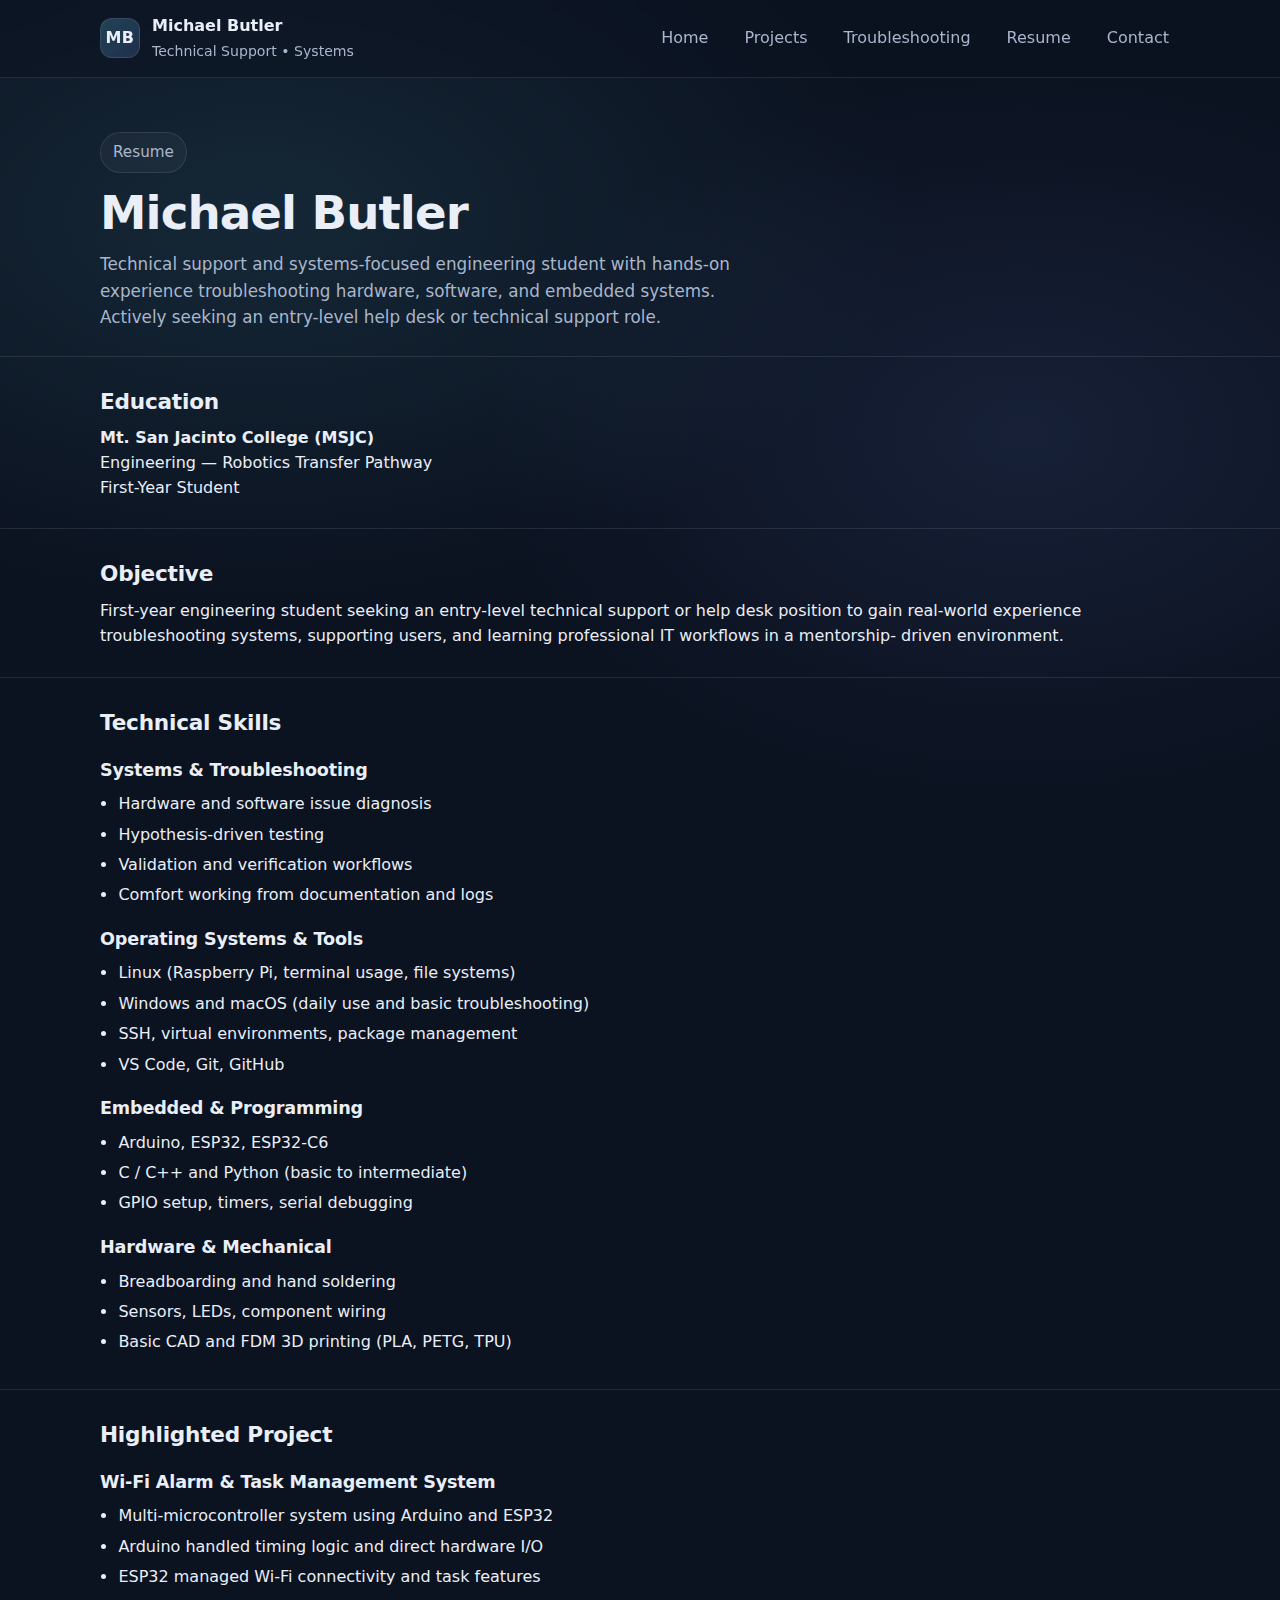
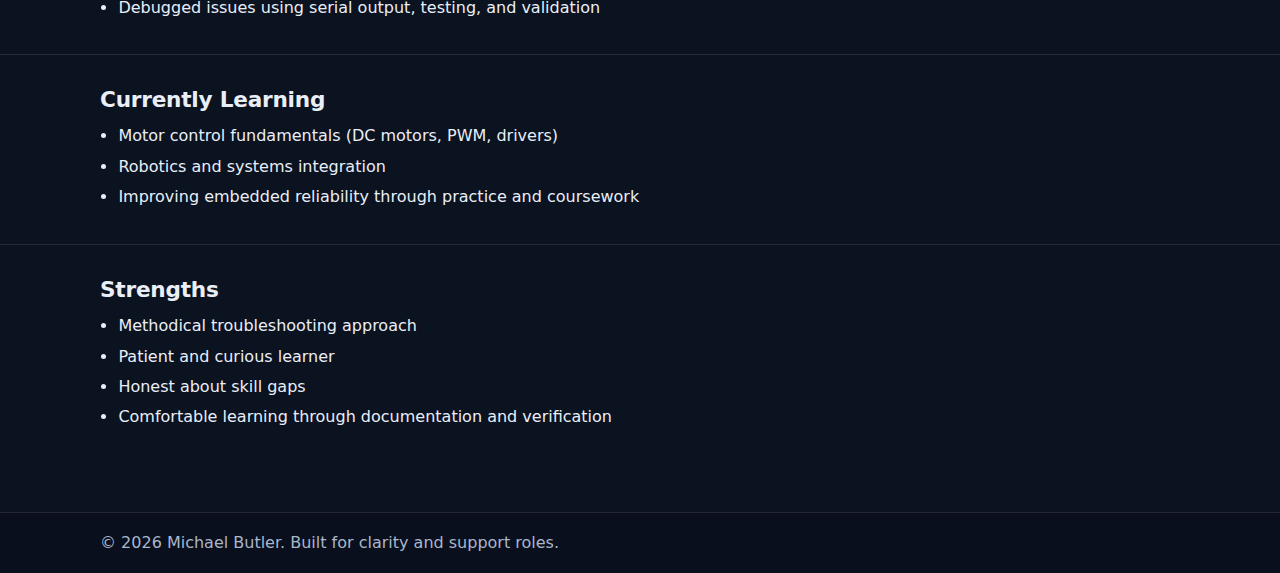
<file: resume.html>
<!doctype html>
<html lang="en">
<head>
  <meta charset="utf-8" />
  <meta name="viewport" content="width=device-width, initial-scale=1" />
  <title>Resume | Michael Butler</title>
  <meta name="description" content="Resume for Michael Butler, technical support and systems-focused engineering student." />
  <link rel="stylesheet" href="styles.css" />
</head>

<body>
  <a class="skip-link" href="#main">Skip to content</a>

  <header class="site-header">
    <div class="container header-inner">
      <a class="brand" href="index.html" aria-label="Home">
        <span class="brand-mark" aria-hidden="true">MB</span>
        <span class="brand-text">
          <span class="brand-name">Michael Butler</span>
          <span class="brand-sub">Technical Support • Systems</span>
        </span>
      </a>

      <nav class="nav" aria-label="Primary">
        <a href="index.html">Home</a>
        <a href="projects.html">Projects</a>
        <a href="troubleshooting.html">Troubleshooting</a>
        <a href="resume.html">Resume</a>
        <a href="contact.html">Contact</a>
      </nav>
    </div>
  </header>

  <main id="main" class="main">
    <!-- Hero -->
    <section class="hero">
      <div class="container">
        <p class="kicker">Resume</p>

        <h1 class="headline">Michael Butler</h1>

        <p class="summary">
          Technical support and systems-focused engineering student with hands-on
          experience troubleshooting hardware, software, and embedded systems.
          Actively seeking an entry-level help desk or technical support role.
        </p>
      </div>
    </section>

    <!-- Education -->
    <section class="section">
      <div class="container">
        <h2>Education</h2>

        <p>
          <strong>Mt. San Jacinto College (MSJC)</strong><br />
          Engineering — Robotics Transfer Pathway<br />
          First-Year Student
        </p>
      </div>
    </section>

    <!-- Objective -->
    <section class="section">
      <div class="container">
        <h2>Objective</h2>

        <p>
          First-year engineering student seeking an entry-level technical support or
          help desk position to gain real-world experience troubleshooting systems,
          supporting users, and learning professional IT workflows in a mentorship-
          driven environment.
        </p>
      </div>
    </section>

    <!-- Technical Skills -->
    <section class="section">
      <div class="container">
        <h2>Technical Skills</h2>

        <h3>Systems & Troubleshooting</h3>
        <ul>
          <li>Hardware and software issue diagnosis</li>
          <li>Hypothesis-driven testing</li>
          <li>Validation and verification workflows</li>
          <li>Comfort working from documentation and logs</li>
        </ul>

        <h3>Operating Systems & Tools</h3>
        <ul>
          <li>Linux (Raspberry Pi, terminal usage, file systems)</li>
          <li>Windows and macOS (daily use and basic troubleshooting)</li>
          <li>SSH, virtual environments, package management</li>
          <li>VS Code, Git, GitHub</li>
        </ul>

        <h3>Embedded & Programming</h3>
        <ul>
          <li>Arduino, ESP32, ESP32-C6</li>
          <li>C / C++ and Python (basic to intermediate)</li>
          <li>GPIO setup, timers, serial debugging</li>
        </ul>

        <h3>Hardware & Mechanical</h3>
        <ul>
          <li>Breadboarding and hand soldering</li>
          <li>Sensors, LEDs, component wiring</li>
          <li>Basic CAD and FDM 3D printing (PLA, PETG, TPU)</li>
        </ul>
      </div>
    </section>

    <!-- Highlighted Project -->
    <section class="section">
      <div class="container">
        <h2>Highlighted Project</h2>

        <h3>Wi-Fi Alarm & Task Management System</h3>
        <ul>
          <li>Multi-microcontroller system using Arduino and ESP32</li>
          <li>Arduino handled timing logic and direct hardware I/O</li>
          <li>ESP32 managed Wi-Fi connectivity and task features</li>
          <li>Debugged issues using serial output, testing, and validation</li>
        </ul>
      </div>
    </section>

    <!-- Currently Learning -->
    <section class="section">
      <div class="container">
        <h2>Currently Learning</h2>
        <ul>
          <li>Motor control fundamentals (DC motors, PWM, drivers)</li>
          <li>Robotics and systems integration</li>
          <li>Improving embedded reliability through practice and coursework</li>
        </ul>
      </div>
    </section>

    <!-- Strengths -->
    <section class="section">
      <div class="container">
        <h2>Strengths</h2>
        <ul>
          <li>Methodical troubleshooting approach</li>
          <li>Patient and curious learner</li>
          <li>Honest about skill gaps</li>
          <li>Comfortable learning through documentation and verification</li>
        </ul>
      </div>
    </section>
  </main>

  <footer class="site-footer">
    <div class="container footer-inner">
      <p class="muted">© <span id="year"></span> Michael Butler. Built for clarity and support roles.</p>
    </div>
  </footer>

  <script>
    document.getElementById("year").textContent = new Date().getFullYear();
  </script>
</body>
</html>
</file>
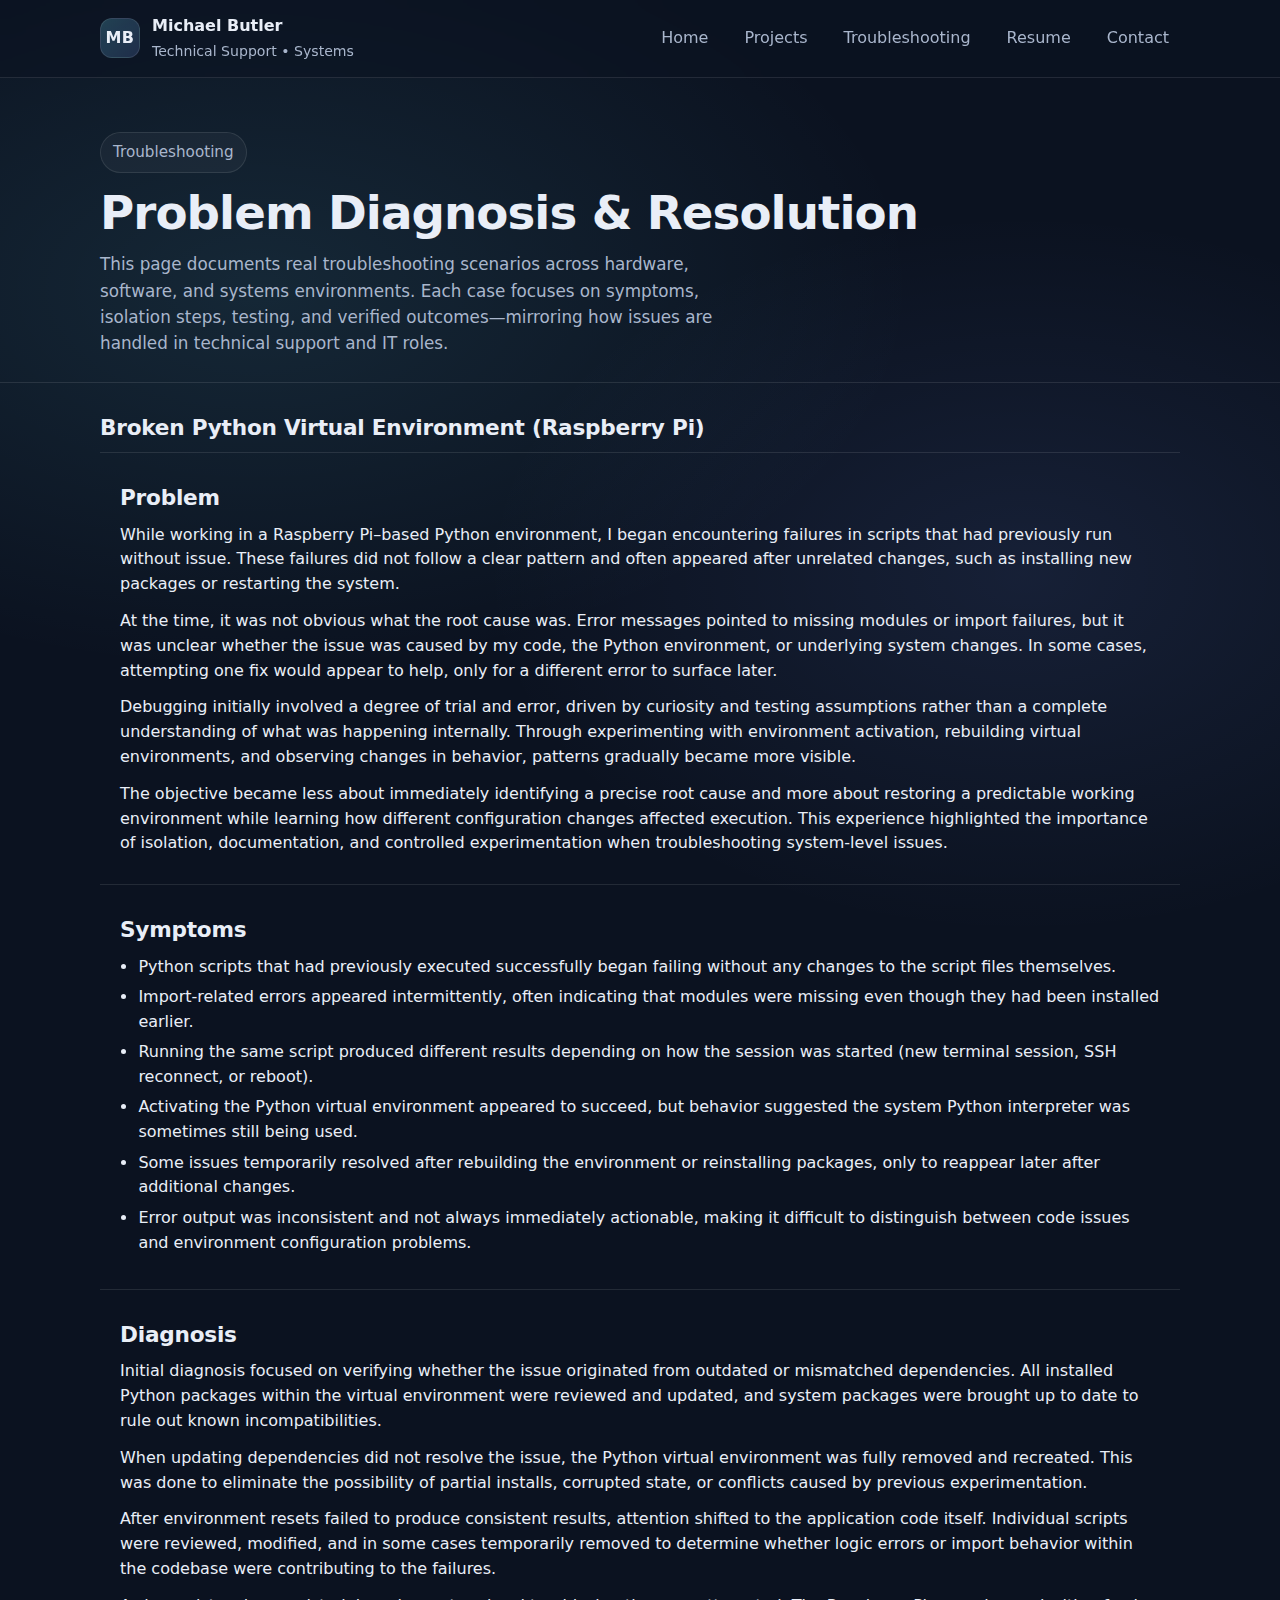
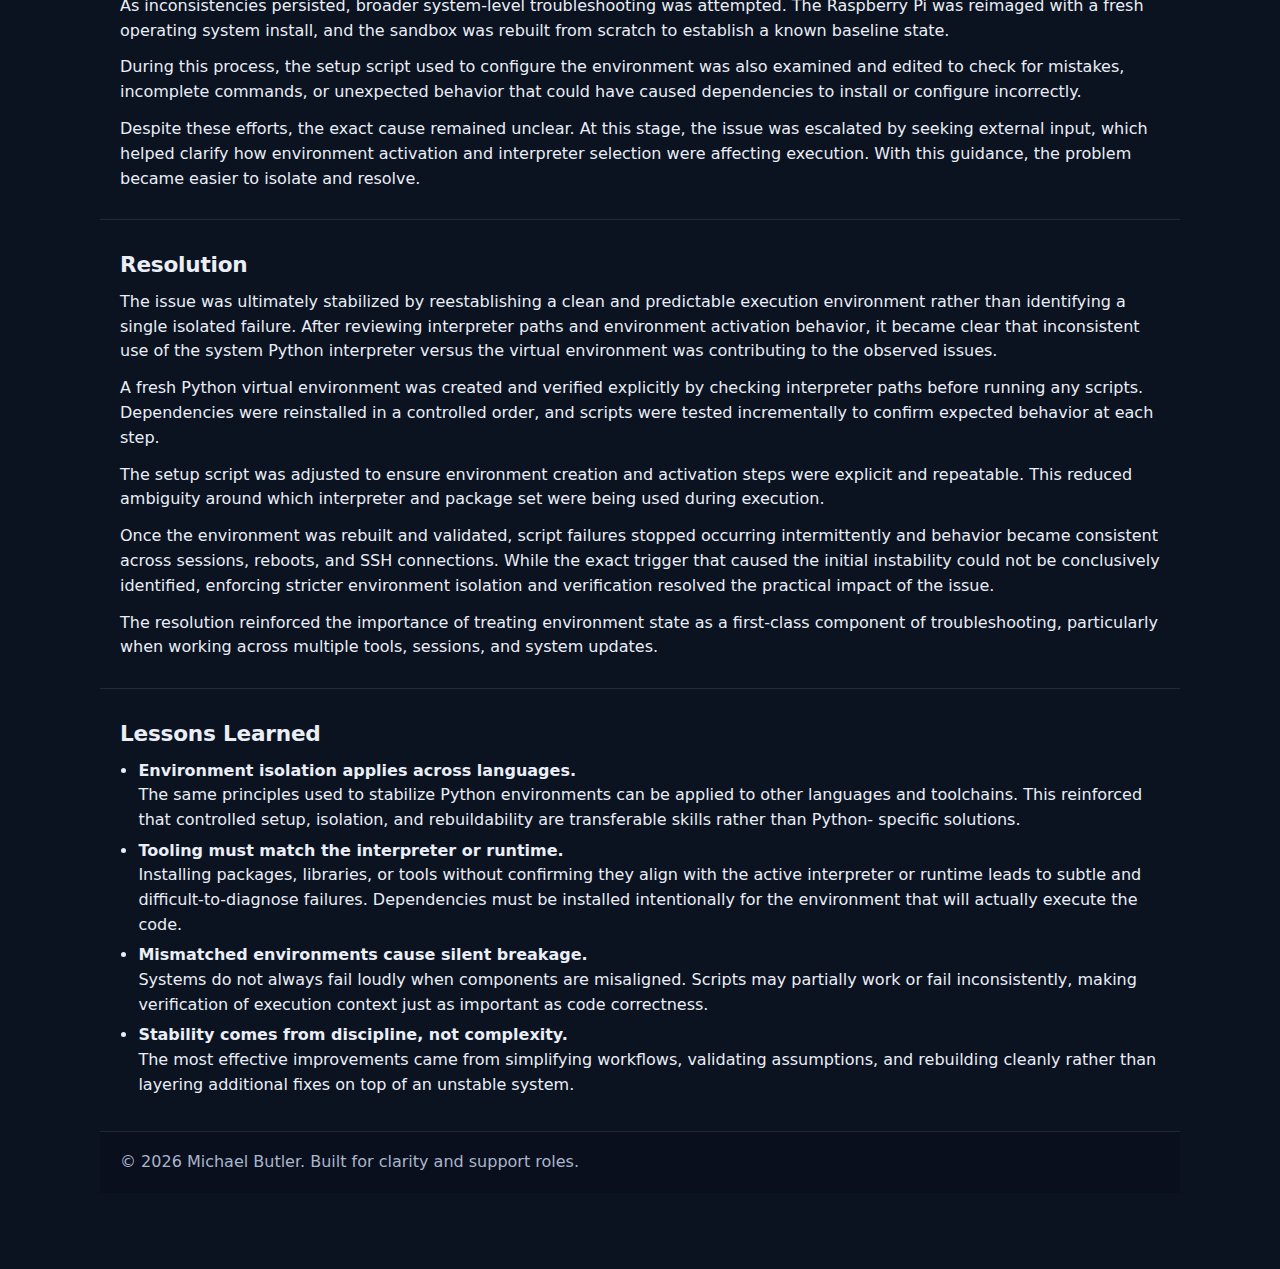
<file: troubleshooting.html>
<!doctype html>
<html lang="en">
<head>
  <meta charset="utf-8" />
  <meta name="viewport" content="width=device-width, initial-scale=1" />
  <title>Troubleshooting | Michael Butler</title>
  <meta name="description" content="Help-desk-focused troubleshooting case studies documenting problem diagnosis, testing steps, and resolutions." />
  <link rel="stylesheet" href="styles.css" />
</head>

<body>
  <a class="skip-link" href="#main">Skip to content</a>

  <header class="site-header">
    <div class="container header-inner">
      <a class="brand" href="index.html" aria-label="Home">
        <span class="brand-mark" aria-hidden="true">MB</span>
        <span class="brand-text">
          <span class="brand-name">Michael Butler</span>
          <span class="brand-sub">Technical Support • Systems</span>
        </span>
      </a>

      <nav class="nav" aria-label="Primary">
        <a href="index.html">Home</a>
        <a href="projects.html">Projects</a>
        <a href="troubleshooting.html">Troubleshooting</a>
        <a href="resume.html">Resume</a>
        <a href="contact.html">Contact</a>
      </nav>
    </div>
  </header>

  <main id="main" class="main">
    <!-- Hero -->
    <section class="hero">
      <div class="container">
        <p class="kicker">Troubleshooting</p>

        <h1 class="headline">Problem Diagnosis & Resolution</h1>

        <p class="summary">
          This page documents real troubleshooting scenarios across hardware, software,
          and systems environments. Each case focuses on symptoms, isolation steps,
          testing, and verified outcomes—mirroring how issues are handled in technical
          support and IT roles.
        </p>
      </div>
    </section>

    <!-- Case Study -->
    <section class="section">
      <div class="container">
        <h2>Broken Python Virtual Environment (Raspberry Pi)</h2>

       <section class="section">
  <div class="container">
    <h2>Problem</h2>
    <p>
      While working in a Raspberry Pi–based Python environment, I began encountering
      failures in scripts that had previously run without issue. These failures did
      not follow a clear pattern and often appeared after unrelated changes, such as
      installing new packages or restarting the system.
    </p>
    <p>
      At the time, it was not obvious what the root cause was. Error messages pointed
      to missing modules or import failures, but it was unclear whether the issue was
      caused by my code, the Python environment, or underlying system changes. In some
      cases, attempting one fix would appear to help, only for a different error to
      surface later.
    </p>
    <p>
      Debugging initially involved a degree of trial and error, driven by curiosity
      and testing assumptions rather than a complete understanding of what was
      happening internally. Through experimenting with environment activation,
      rebuilding virtual environments, and observing changes in behavior, patterns
      gradually became more visible.
    </p>
    <p>
      The objective became less about immediately identifying a precise root cause
      and more about restoring a predictable working environment while learning how
      different configuration changes affected execution. This experience highlighted
      the importance of isolation, documentation, and controlled experimentation when
      troubleshooting system-level issues.
    </p>
  </div>
</section>



       <section class="section">
  <div class="container">
    <h2>Symptoms</h2>
    <ul>
      <li>
        Python scripts that had previously executed successfully began failing
        without any changes to the script files themselves.
      </li>
      <li>
        Import-related errors appeared intermittently, often indicating that
        modules were missing even though they had been installed earlier.
      </li>
      <li>
        Running the same script produced different results depending on how the
        session was started (new terminal session, SSH reconnect, or reboot).
      </li>
      <li>
        Activating the Python virtual environment appeared to succeed, but behavior
        suggested the system Python interpreter was sometimes still being used.
      </li>
      <li>
        Some issues temporarily resolved after rebuilding the environment or
        reinstalling packages, only to reappear later after additional changes.
      </li>
      <li>
        Error output was inconsistent and not always immediately actionable,
        making it difficult to distinguish between code issues and environment
        configuration problems.
      </li>
    </ul>
  </div>
</section>

        <section class="section">
  <div class="container">
    <h2>Diagnosis</h2>
    <p>
      Initial diagnosis focused on verifying whether the issue originated from
      outdated or mismatched dependencies. All installed Python packages within
      the virtual environment were reviewed and updated, and system packages were
      brought up to date to rule out known incompatibilities.
    </p>
    <p>
      When updating dependencies did not resolve the issue, the Python virtual
      environment was fully removed and recreated. This was done to eliminate the
      possibility of partial installs, corrupted state, or conflicts caused by
      previous experimentation.
    </p>
    <p>
      After environment resets failed to produce consistent results, attention
      shifted to the application code itself. Individual scripts were reviewed,
      modified, and in some cases temporarily removed to determine whether logic
      errors or import behavior within the codebase were contributing to the
      failures.
    </p>
    <p>
      As inconsistencies persisted, broader system-level troubleshooting was
      attempted. The Raspberry Pi was reimaged with a fresh operating system
      install, and the sandbox was rebuilt from scratch to establish a known
      baseline state.
    </p>
    <p>
      During this process, the setup script used to configure the environment was
      also examined and edited to check for mistakes, incomplete commands, or
      unexpected behavior that could have caused dependencies to install or
      configure incorrectly.
    </p>
    <p>
      Despite these efforts, the exact cause remained unclear. At this stage, the
      issue was escalated by seeking external input, which helped clarify how
      environment activation and interpreter selection were affecting execution.
      With this guidance, the problem became easier to isolate and resolve.
    </p>
  </div>
</section>


       <section class="section">
  <div class="container">
    <h2>Resolution</h2>
    <p>
      The issue was ultimately stabilized by reestablishing a clean and predictable
      execution environment rather than identifying a single isolated failure.
      After reviewing interpreter paths and environment activation behavior, it
      became clear that inconsistent use of the system Python interpreter versus
      the virtual environment was contributing to the observed issues.
    </p>
    <p>
      A fresh Python virtual environment was created and verified explicitly by
      checking interpreter paths before running any scripts. Dependencies were
      reinstalled in a controlled order, and scripts were tested incrementally to
      confirm expected behavior at each step.
    </p>
    <p>
      The setup script was adjusted to ensure environment creation and activation
      steps were explicit and repeatable. This reduced ambiguity around which
      interpreter and package set were being used during execution.
    </p>
    <p>
      Once the environment was rebuilt and validated, script failures stopped
      occurring intermittently and behavior became consistent across sessions,
      reboots, and SSH connections. While the exact trigger that caused the initial
      instability could not be conclusively identified, enforcing stricter
      environment isolation and verification resolved the practical impact of the
      issue.
    </p>
    <p>
      The resolution reinforced the importance of treating environment state as a
      first-class component of troubleshooting, particularly when working across
      multiple tools, sessions, and system updates.
    </p>
  </div>
</section>

       <section class="section">
  <div class="container">
    <h2>Lessons Learned</h2>
    <ul>
      <li>
        <strong>Environment isolation applies across languages.</strong><br />
        The same principles used to stabilize Python environments can be applied to
        other languages and toolchains. This reinforced that controlled setup,
        isolation, and rebuildability are transferable skills rather than Python-
        specific solutions.
      </li>
      <li>
        <strong>Tooling must match the interpreter or runtime.</strong><br />
        Installing packages, libraries, or tools without confirming they align with
        the active interpreter or runtime leads to subtle and difficult-to-diagnose
        failures. Dependencies must be installed intentionally for the environment
        that will actually execute the code.
      </li>
      <li>
        <strong>Mismatched environments cause silent breakage.</strong><br />
        Systems do not always fail loudly when components are misaligned. Scripts may
        partially work or fail inconsistently, making verification of execution
        context just as important as code correctness.
      </li>
      <li>
        <strong>Stability comes from discipline, not complexity.</strong><br />
        The most effective improvements came from simplifying workflows, validating
        assumptions, and rebuilding cleanly rather than layering additional fixes on
        top of an unstable system.
      </li>
    </ul>
  </div>
</section>


  <footer class="site-footer">
    <div class="container footer-inner">
      <p class="muted">© <span id="year"></span> Michael Butler. Built for clarity and support roles.</p>
    </div>
  </footer>

  <script>
    document.getElementById("year").textContent = new Date().getFullYear();
  </script>
</body>
</html>
</file>
<file: styles.css>
/* styles.css (remade, consistent + predictable cascade) */

:root{
  --bg: #0b1220;
  --panel: #0f1a2e;
  --panel-2: #0c1628;
  --text: #e9eef7;
  --muted: #a9b6cc;
  --line: rgba(255,255,255,.10);

  --accent: #6ee7ff;
  --accent-2: #7c9cff;

  --shadow: 0 16px 40px rgba(0,0,0,.35);
  --radius: 18px;

  --max: 1080px;
}

/* ---------- Reset-ish ---------- */
*{ box-sizing: border-box; }
html{ scroll-behavior: smooth; }

body{
  margin: 0;
  font-family: ui-sans-serif, system-ui, -apple-system, Segoe UI, Roboto, Helvetica, Arial, "Apple Color Emoji","Segoe UI Emoji";
  background:
    radial-gradient(1200px 700px at 20% 10%, rgba(110,231,255,.10), transparent 55%),
    radial-gradient(900px 600px at 80% 20%, rgba(124,156,255,.10), transparent 60%),
    var(--bg);
  color: var(--text);
  line-height: 1.55;
}

img{ max-width: 100%; height: auto; }
code, pre{ font-family: ui-monospace, SFMono-Regular, Menlo, Monaco, Consolas, "Liberation Mono", "Courier New", monospace; }

a{
  color: var(--accent);
  text-decoration: none;
}
a:hover{ text-decoration: underline; }

/* ---------- Layout ---------- */
.container{
  width: min(var(--max), calc(100% - 40px));
  margin: 0 auto;
}

.main{ padding-bottom: 48px; }

/* ---------- Accessibility ---------- */
.skip-link{
  position: absolute;
  left: -999px;
  top: 12px;
  background: #fff;
  color: #000;
  padding: 10px 12px;
  border-radius: 10px;
  z-index: 999;
}
.skip-link:focus{ left: 12px; }

/* ---------- Header / Nav ---------- */
.site-header{
  position: sticky;
  top: 0;
  backdrop-filter: blur(10px);
  background: rgba(11, 18, 32, .55);
  border-bottom: 1px solid var(--line);
  z-index: 10;
}

.header-inner{
  display: flex;
  align-items: center;
  justify-content: space-between;
  padding: 14px 0;
  gap: 18px;
}

.brand{
  display: flex;
  align-items: center;
  gap: 12px;
  text-decoration: none;
  color: var(--text);
}

.brand-mark{
  width: 40px;
  height: 40px;
  display: grid;
  place-items: center;
  border-radius: 12px;
  background: linear-gradient(135deg, rgba(110,231,255,.22), rgba(124,156,255,.18));
  border: 1px solid var(--line);
  font-weight: 800;
  letter-spacing: .5px;
}

.brand-text{ display: grid; gap: 2px; }
.brand-name{ font-weight: 700; }
.brand-sub{ font-size: .88rem; color: var(--muted); }

.nav{
  display: flex;
  gap: 14px;
  flex-wrap: wrap;
}

.nav a{
  color: var(--muted);
  text-decoration: none;
  padding: 8px 10px;
  border-radius: 10px;
  border: 1px solid transparent;
}

.nav a:hover{
  color: var(--text);
  border-color: var(--line);
  background: rgba(255,255,255,.04);
}

/* Optional: make current page slightly stronger if you add aria-current="page" */
.nav a[aria-current="page"]{
  color: var(--text);
  background: rgba(255,255,255,.05);
  border-color: rgba(255,255,255,.14);
}

/* ---------- Hero ---------- */
.hero{ padding: 54px 0 26px; }

.hero-grid{
  display: grid;
  grid-template-columns: 1.25fr .75fr;
  gap: 22px;
  align-items: start;
}

.kicker{
  display: inline-flex;
  gap: 8px;
  align-items: center;
  color: var(--muted);
  background: rgba(255,255,255,.04);
  border: 1px solid var(--line);
  padding: 8px 12px;
  border-radius: 999px;
  margin: 0 0 14px;
  font-size: .95rem;
}

.headline{
  margin: 0 0 12px;
  font-size: clamp(1.8rem, 2.4vw + 1rem, 3rem);
  line-height: 1.12;
  letter-spacing: -0.02em;
}

.summary{
  margin: 0 0 18px;
  color: var(--muted);
  font-size: 1.05rem;
  max-width: 62ch;
}

/* ---------- Buttons ---------- */
.cta-row{
  display: flex;
  flex-wrap: wrap;
  gap: 10px;
  margin: 18px 0 22px;
}

.btn{
  display: inline-flex;
  align-items: center;
  justify-content: center;
  gap: 10px;
  padding: 12px 14px;
  border-radius: 14px;
  text-decoration: none;
  border: 1px solid var(--line);
  font-weight: 650;
  letter-spacing: .01em;
  transition: transform .12s ease, background .12s ease, border-color .12s ease, filter .12s ease;
}

.btn:active{ transform: translateY(1px); }

.btn-primary{
  color: #041018;
  border-color: transparent;
  background: linear-gradient(135deg, var(--accent), var(--accent-2));
  box-shadow: 0 14px 30px rgba(110,231,255,.12);
}

.btn-primary:hover{ filter: brightness(1.04); }

.btn-secondary{
  color: var(--text);
  background: rgba(255,255,255,.05);
}

.btn-secondary:hover{
  background: rgba(255,255,255,.07);
  border-color: rgba(255,255,255,.18);
}

.btn-ghost{
  color: var(--muted);
  background: transparent;
}

.btn-ghost:hover{
  color: var(--text);
  background: rgba(255,255,255,.04);
}

/* ---------- “Quick points” list card ---------- */
.quick-points{
  display: grid;
  gap: 10px;
  padding: 16px;
  border-radius: var(--radius);
  border: 1px solid var(--line);
  background: rgba(255,255,255,.03);
}

.point{
  display: grid;
  grid-template-columns: 14px 1fr;
  gap: 10px;
  align-items: start;
}

.dot{
  width: 10px;
  height: 10px;
  margin-top: 7px;
  border-radius: 999px;
  background: linear-gradient(135deg, var(--accent), var(--accent-2));
  box-shadow: 0 0 0 4px rgba(110,231,255,.10);
}

.point p{ margin: 0; color: var(--muted); }
.point strong{ color: var(--text); }

/* ---------- Sticky hero card ---------- */
.hero-card .card{
  position: sticky;
  top: 86px;
  padding: 18px;
  border-radius: var(--radius);
  background: linear-gradient(180deg, rgba(255,255,255,.04), rgba(255,255,255,.02));
  border: 1px solid var(--line);
  box-shadow: var(--shadow);
}

.card-title{
  margin: 0 0 10px;
  font-size: 1.05rem;
}

.card-divider{
  height: 1px;
  background: var(--line);
  margin: 14px 0;
}

.card-quote{
  margin: 0;
  color: var(--muted);
  font-style: italic;
}

/* ---------- Chips / meta pills (FLEX) ---------- */
/* Default use: chips row */
.meta-row{
  display: flex;
  flex-wrap: wrap;
  gap: 10px;
  align-items: center;
}

/* Optional chip style if you use <span class="meta-chip">…</span> */
.meta-chip{
  display: inline-flex;
  align-items: center;
  gap: 8px;
  padding: 8px 12px;
  border-radius: 999px;
  border: 1px solid rgba(255,255,255,.14);
  background: rgba(255,255,255,.04);
  color: var(--muted);
  font-size: .95rem;
}

.meta-chip strong{ color: var(--text); font-weight: 650; }

/* ---------- Definition list meta block (GRID) ---------- */
/* This is the important fix: ONLY inside dl.meta do meta rows become grid. */
.meta{
  margin: 0;
  display: grid;
  gap: 10px;
}

dl.meta .meta-row{
  display: grid;
  grid-template-columns: 92px 1fr;
  gap: 10px;
  align-items: baseline;
}

dt{
  color: var(--muted);
  font-weight: 650;
}

dd{
  margin: 0;
  color: var(--text);
}

/* ---------- Sections / typography ---------- */
.section{
  padding: 28px 0;
  border-top: 1px solid var(--line);
}

.section h2{
  margin: 0 0 8px;
  font-size: 1.35rem;
  letter-spacing: -0.01em;
}

.section h3{
  margin: 18px 0 8px;
  font-size: 1.1rem;
  letter-spacing: -0.01em;
}

p{ margin: 0 0 12px; }
p:last-child{ margin-bottom: 0; }

ul, ol{
  margin: 0;
  padding-left: 1.15rem;
}

li{ margin: 0.35rem 0; }

.muted{ color: var(--muted); }

/* ---------- Code blocks ---------- */
pre{
  margin: 14px 0 0;
  padding: 14px;
  border-radius: 14px;
  border: 1px solid rgba(255,255,255,.12);
  background: rgba(0,0,0,.18);
  overflow: auto;
  max-width: 100%;
}

pre code{
  display: block;
  white-space: pre;
  line-height: 1.45;
  color: var(--text);
}

code{
  padding: 0.12rem 0.35rem;
  border-radius: 8px;
  border: 1px solid rgba(255,255,255,.12);
  background: rgba(0,0,0,.14);
}

/* ---------- Footer ---------- */
.site-footer{
  border-top: 1px solid var(--line);
  padding: 18px 0;
  background: rgba(0,0,0,.12);
}

.footer-inner{
  display: flex;
  justify-content: space-between;
  gap: 12px;
  flex-wrap: wrap;
}

/* ---------- Optional: Page hero helpers (if you use them) ---------- */
.page-hero{
  padding: 3rem 0 1.5rem;
}

.page-hero__inner{
  max-width: 980px;
  margin: 0 auto;
}

.eyebrow-pill{
  display: inline-block;
  padding: 0.35rem 0.75rem;
  border-radius: 999px;
  border: 1px solid rgba(255,255,255,0.18);
  background: rgba(255,255,255,0.06);
  letter-spacing: 0.06em;
  text-transform: uppercase;
  font-size: 0.8rem;
}

.page-title{
  margin: 0.75rem 0 0.5rem;
  font-size: clamp(2rem, 4vw, 3rem);
  line-height: 1.1;
}

.page-subtitle{
  margin: 0 0 1rem;
  opacity: 0.85;
  max-width: 70ch;
}

/* ---------- Responsive ---------- */
@media (max-width: 860px){
  .hero-grid{ grid-template-columns: 1fr; }
  .hero-card .card{ position: static; }
}
</file>
